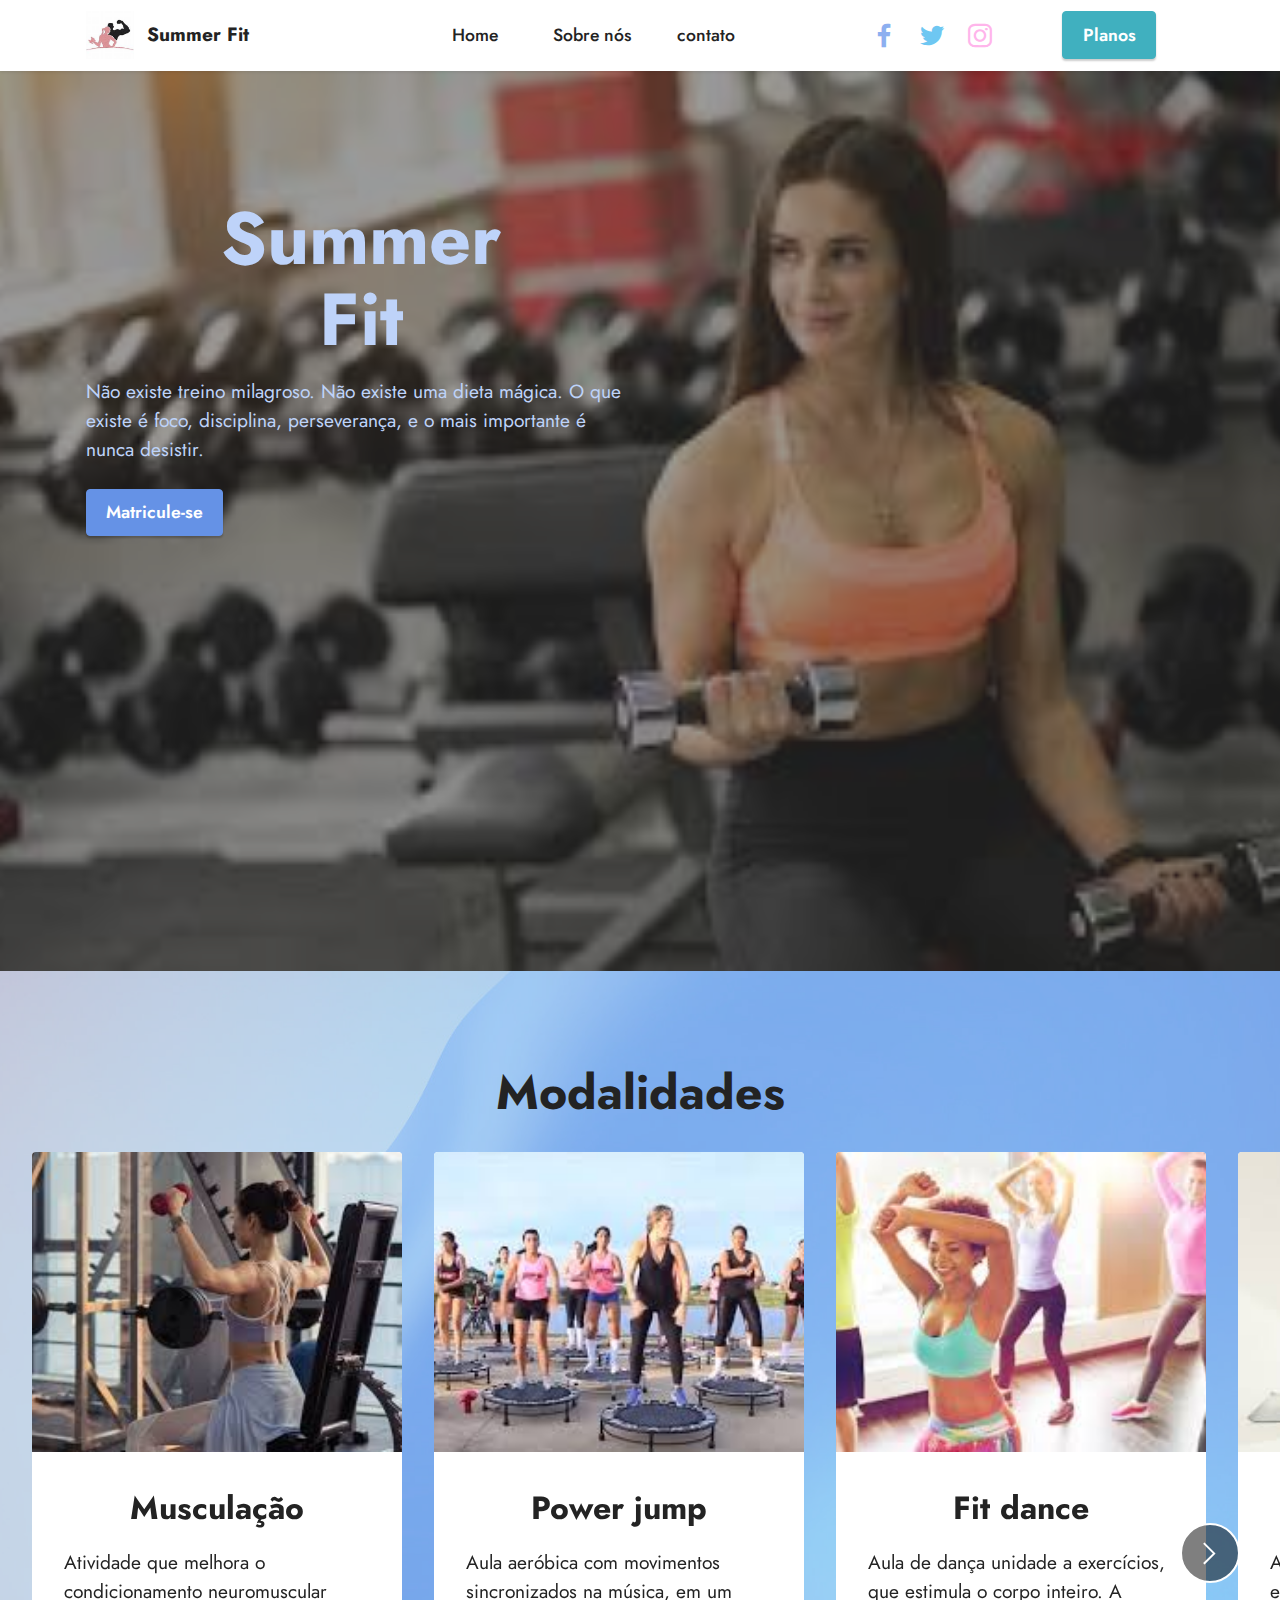
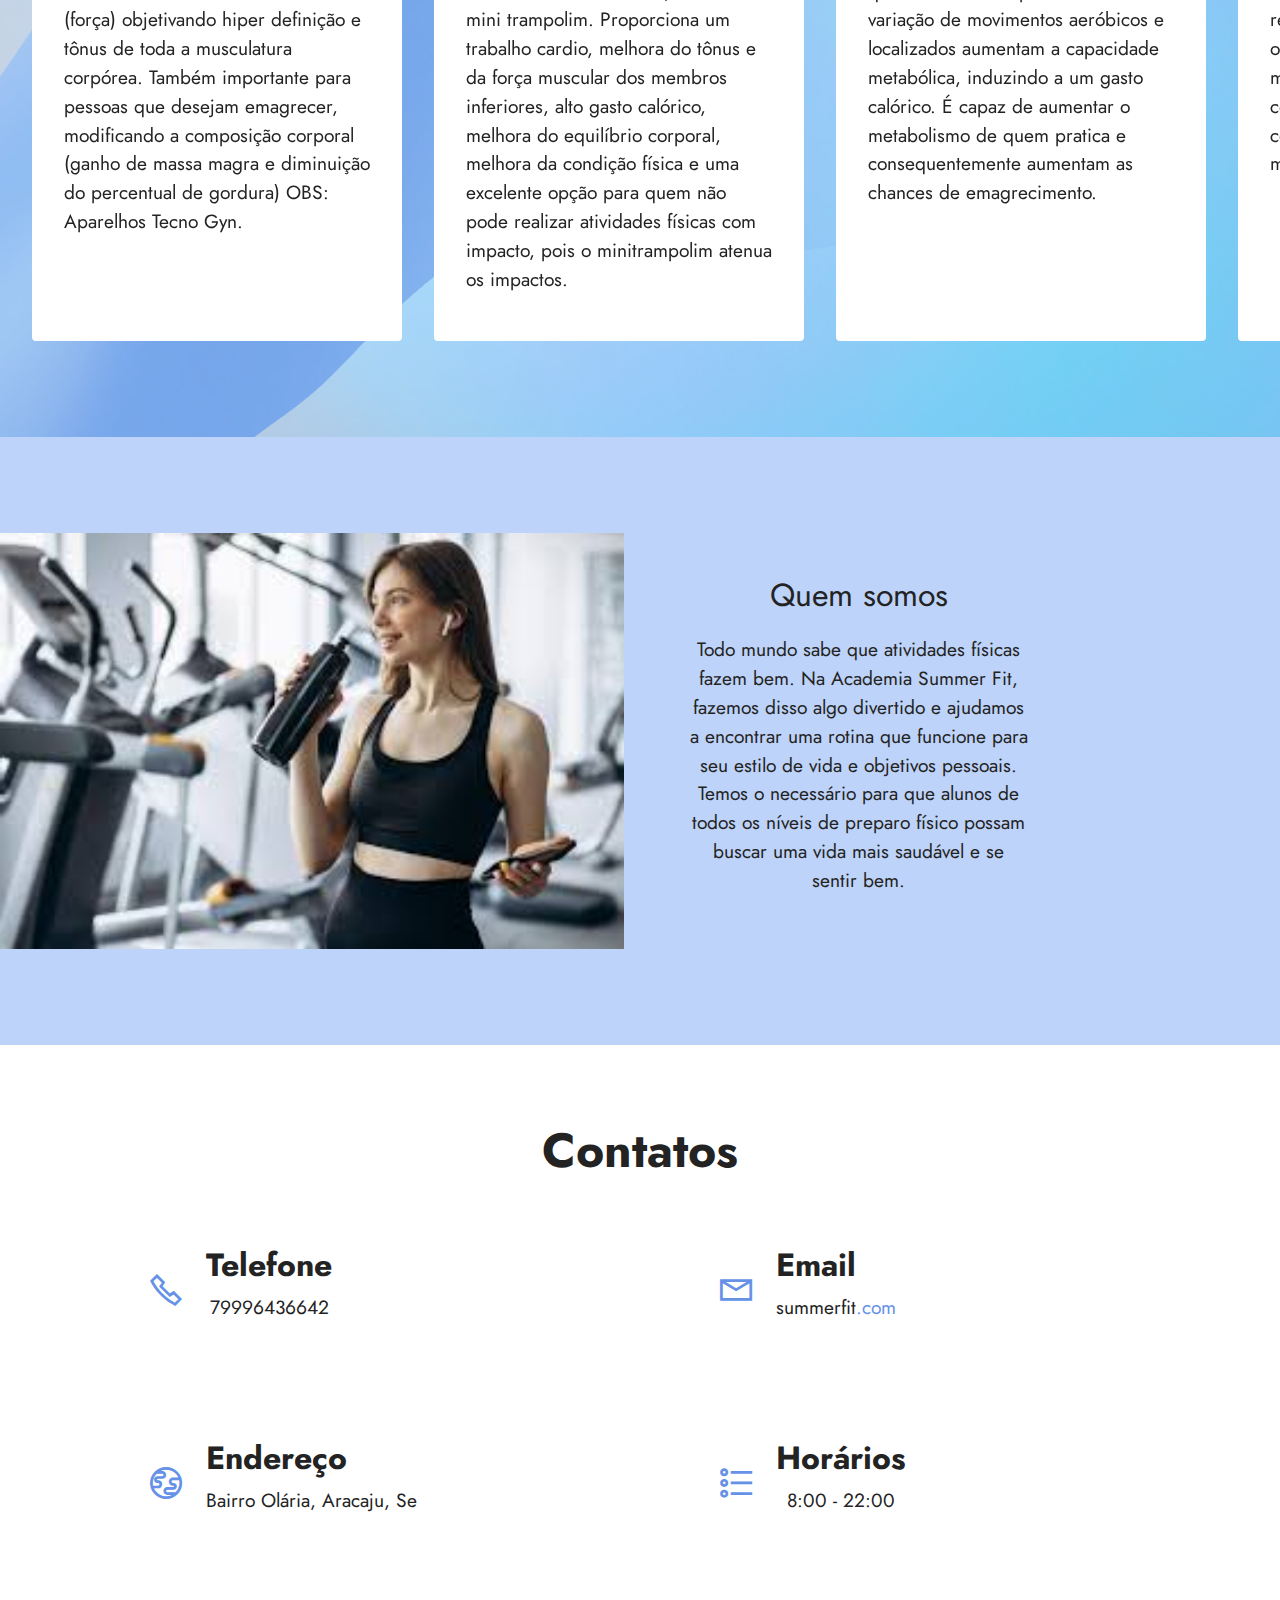
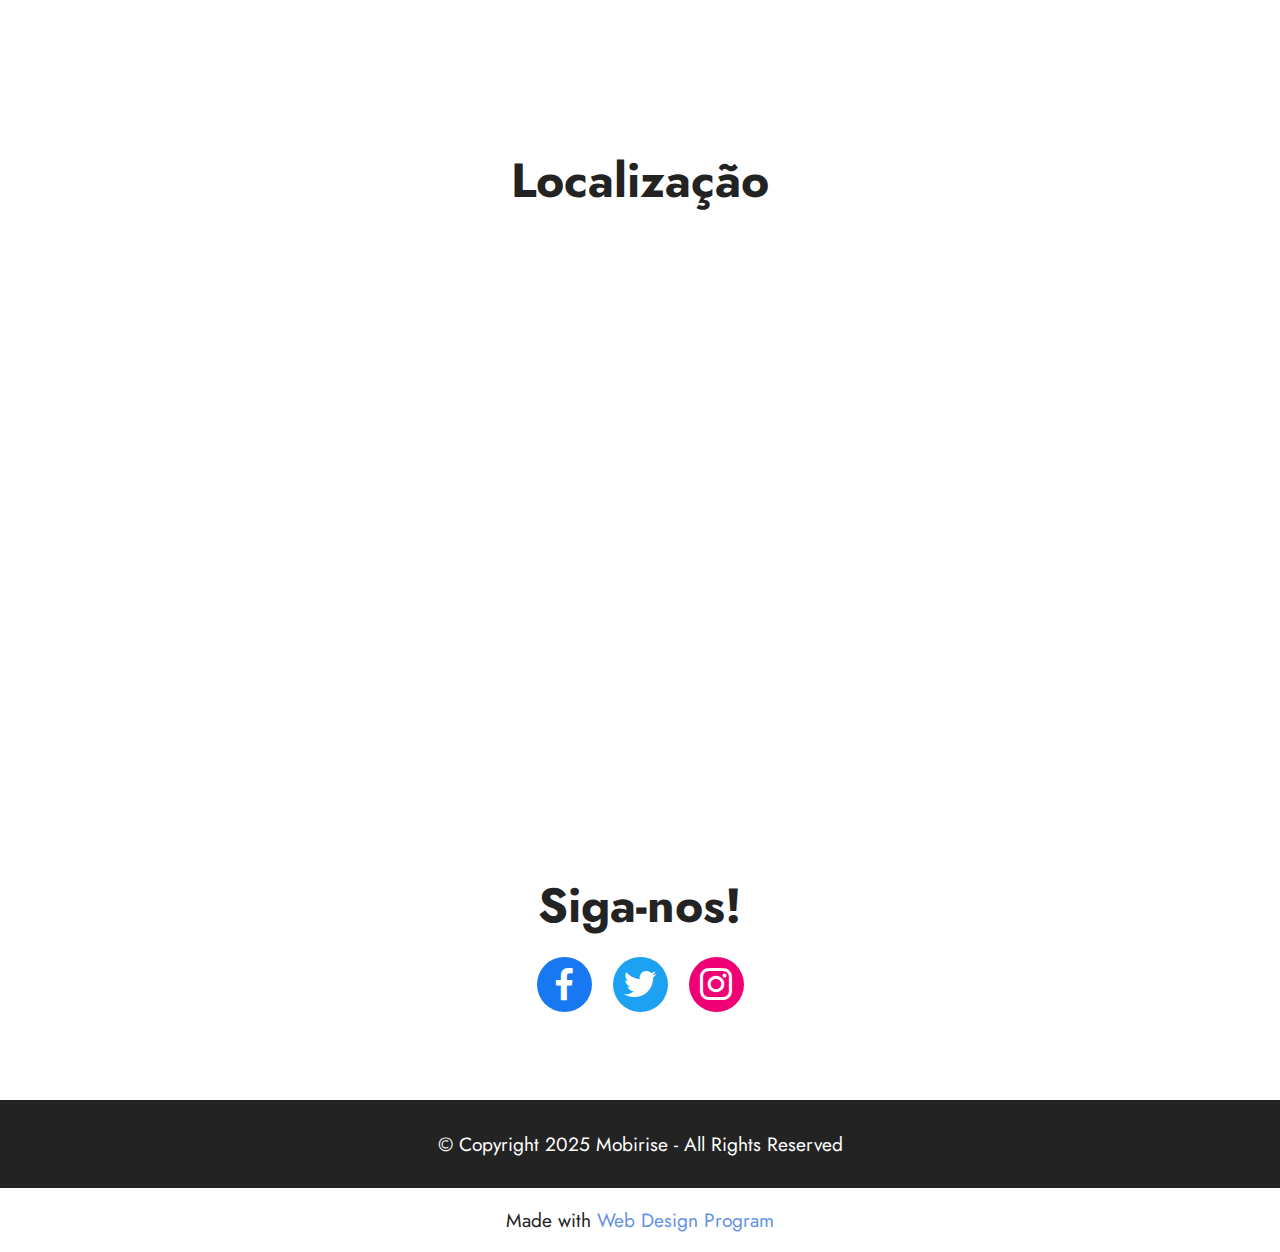
<file: index.html>
<!DOCTYPE html>
<html  >
<head>
  <!-- Site made with Mobirise Website Builder v5.8.14, https://mobirise.com -->
  <meta charset="UTF-8">
  <meta http-equiv="X-UA-Compatible" content="IE=edge">
  <meta name="generator" content="Mobirise v5.8.14, mobirise.com">
  <meta name="viewport" content="width=device-width, initial-scale=1, minimum-scale=1">
  <link rel="shortcut icon" href="assets/images/fitness.jpg" type="image/x-icon">
  <meta name="description" content="">
  
  
  <title>Home</title>
  <link rel="stylesheet" href="assets/web/assets/mobirise-icons2/mobirise2.css">
  <link rel="stylesheet" href="assets/bootstrap/css/bootstrap.min.css">
  <link rel="stylesheet" href="assets/bootstrap/css/bootstrap-grid.min.css">
  <link rel="stylesheet" href="assets/bootstrap/css/bootstrap-reboot.min.css">
  <link rel="stylesheet" href="assets/dropdown/css/style.css">
  <link rel="stylesheet" href="assets/socicon/css/styles.css">
  <link rel="stylesheet" href="assets/theme/css/style.css">
  <link rel="preload" href="https://fonts.googleapis.com/css2?family=Jost:ital,wght@0,400;0,700;1,400;1,700&display=swap&display=swap" as="style" onload="this.onload=null;this.rel='stylesheet'">
  <noscript><link rel="stylesheet" href="https://fonts.googleapis.com/css2?family=Jost:ital,wght@0,400;0,700;1,400;1,700&display=swap&display=swap"></noscript>
  <link rel="preload" as="style" href="assets/mobirise/css/mbr-additional.css"><link rel="stylesheet" href="assets/mobirise/css/mbr-additional.css" type="text/css">

  
  
  
</head>
<body>
  
  <section data-bs-version="5.1" class="menu menu2 cid-tMsOLnjhpJ" once="menu" id="menu2-1">
    
    <nav class="navbar navbar-dropdown navbar-expand-lg">
        <div class="container">
            <div class="navbar-brand">
                <span class="navbar-logo">
                    <a href="https://mobiri.se">
                        <img src="assets/images/fitness.jpg" alt="Mobirise Website Builder" style="height: 3rem;">
                    </a>
                </span>
                <span class="navbar-caption-wrap"><a class="navbar-caption text-black text-primary display-7" href="index.html">Summer Fit</a></span>
            </div>
            <button class="navbar-toggler" type="button" data-toggle="collapse" data-bs-toggle="collapse" data-target="#navbarSupportedContent" data-bs-target="#navbarSupportedContent" aria-controls="navbarNavAltMarkup" aria-expanded="false" aria-label="Toggle navigation">
                <div class="hamburger">
                    <span></span>
                    <span></span>
                    <span></span>
                    <span></span>
                </div>
            </button>
            <div class="collapse navbar-collapse" id="navbarSupportedContent">
                <ul class="navbar-nav nav-dropdown" data-app-modern-menu="true"><li class="nav-item"><a class="nav-link link text-black text-primary show display-4" href="index.html" aria-expanded="false">Home&nbsp;&nbsp;</a></li>
                    <li class="nav-item"><a class="nav-link link text-black text-primary display-4" href="index.html#image1-5">
                            Sobre nós</a></li>
                    <li class="nav-item"><a class="nav-link link text-black text-primary display-4" href="index.html#contacts2-6">contato&nbsp; &nbsp; &nbsp; &nbsp; &nbsp; &nbsp; &nbsp; &nbsp; &nbsp;&nbsp;</a>
                    </li></ul>
                <div class="icons-menu">
                    <a class="iconfont-wrapper" href="index.html#share3-n" target="_blank">
                        <span class="p-2 mbr-iconfont socicon-facebook socicon" style="color: rgb(140, 175, 240); fill: rgb(140, 175, 240);"></span>
                    </a>
                    <a class="iconfont-wrapper" href="index.html#share3-n" target="_blank">
                        <span class="p-2 mbr-iconfont socicon-twitter socicon" style="color: rgb(110, 199, 242); fill: rgb(110, 199, 242);"></span>
                    </a>
                    <a class="iconfont-wrapper" href="index.html#share3-n" target="_blank">
                        <span class="p-2 mbr-iconfont socicon-instagram socicon" style="color: rgb(255, 181, 235); fill: rgb(255, 181, 235);"></span>
                    </a>
                    
                </div>
                <div class="navbar-buttons mbr-section-btn"><a class="btn btn-success display-4" href="planos.html">Planos</a></div>
            </div>
        </div>
    </nav>
</section>

<section data-bs-version="5.1" class="header4 cid-tMt6UEURdA mbr-fullscreen" id="header4-9">

    
    <div class="mbr-overlay"></div>
    <div class="container">
        <div class="row">
            <div class="content-wrap">
                <h1 class="mbr-section-title mbr-fonts-style mbr-white mb-3 display-1"><strong>Summer</strong><br><strong>Fit</strong></h1>
                
                <p class="mbr-fonts-style mbr-text mbr-white mb-3 display-7">Não existe treino milagroso. Não existe uma dieta mágica. O que existe é foco, disciplina, perseverança, e o mais importante é nunca desistir.</p>

                <div class="mbr-section-btn"><a class="btn btn-primary display-4" href="matricule-se.html">Matricule-se</a></div>
            </div>
        </div>
    </div>
</section>

<section data-bs-version="5.1" class="slider5 mbr-embla cid-tMsPn4ErCl" id="slider5-2">
    
    <div class="mbr-overlay"></div>
    <div class="position-relative">
        <div class="mbr-section-head">
            <h4 class="mbr-section-title mbr-fonts-style align-center mb-0 display-2">
                <strong>Modalidades</strong></h4>
            
        </div>
        <div class="embla mt-4" data-skip-snaps="true" data-align="center" data-contain-scroll="trimSnaps" data-auto-play="true" data-auto-play-interval="5" data-draggable="true">
            <div class="embla__viewport container-fluid">
                <div class="embla__container">
                    <div class="embla__slide slider-image item active" style="margin-left: 1rem; margin-right: 1rem;">
                        <div class="slide-content">
                            <div class="item-img">
                                <div class="item-wrapper">
                                    <img src="assets/images/images-49.jpg" alt="Mobirise Website Builder" title="" data-slide-to="1" data-bs-slide-to="1">
                                </div>
                            </div>
                            <div class="item-content">
                                <h5 class="item-title mbr-fonts-style display-5"><strong>Musculação</strong></h5>
                                
                                <p class="mbr-text mbr-fonts-style mt-3 display-7">Atividade que melhora o condicionamento neuromuscular (força) objetivando hiper definição e tônus de toda a musculatura corpórea. Também importante para pessoas que desejam emagrecer, modificando a composição corporal (ganho de massa magra e diminuição do percentual de gordura) OBS: Aparelhos Tecno Gyn.</p>
                            </div>
                            
                        </div>
                    </div>
                    <div class="embla__slide slider-image item" style="margin-left: 1rem; margin-right: 1rem;">
                        <div class="slide-content">
                            <div class="item-img">
                                <div class="item-wrapper">
                                    <img src="assets/images/images-50.jpg" alt="Mobirise Website Builder" title="" data-slide-to="2" data-bs-slide-to="2">
                                </div>
                            </div>
                            <div class="item-content">
                                <h5 class="item-title mbr-fonts-style display-5"><strong>Power jump</strong></h5>
                                
                                <p class="mbr-text mbr-fonts-style mt-3 display-7">Aula aeróbica com movimentos sincronizados na música, em um mini trampolim. Proporciona um trabalho cardio, melhora do tônus e da força muscular dos membros inferiores, alto gasto calórico, melhora do equilíbrio corporal, melhora da condição física e uma excelente opção para quem não pode realizar atividades físicas com impacto, pois o minitrampolim atenua os impactos.</p>
                            </div>
                            
                        </div>
                    </div>
                    <div class="embla__slide slider-image item" style="margin-left: 1rem; margin-right: 1rem;">
                        <div class="slide-content">
                            <div class="item-img">
                                <div class="item-wrapper">
                                    <img src="assets/images/images-51.jpg" alt="Mobirise Website Builder" title="" data-slide-to="3" data-bs-slide-to="3">
                                </div>
                            </div>
                            <div class="item-content">
                                <h5 class="item-title mbr-fonts-style display-5"><strong>Fit dance</strong></h5>
                                
                                <p class="mbr-text mbr-fonts-style mt-3 display-7">Aula de dança unidade a exercícios, que estimula o corpo inteiro. A variação de movimentos aeróbicos e localizados aumentam a capacidade metabólica, induzindo a um gasto calórico. É capaz de aumentar o metabolismo de quem pratica e consequentemente aumentam as chances de emagrecimento.<br></p>
                            </div>
                            
                        </div>
                    </div><div class="embla__slide slider-image item" style="margin-left: 1rem; margin-right: 1rem;">
                        <div class="slide-content">
                            <div class="item-img">
                                <div class="item-wrapper">
                                    <img src="assets/images/images-52.jpg" alt="Mobirise Website Builder" title="" data-slide-to="4" data-bs-slide-to="4">
                                </div>
                            </div>
                            <div class="item-content">
                                <h5 class="item-title mbr-fonts-style display-5"><strong>Yoga</strong></h5>
                                
                                <p class="mbr-text mbr-fonts-style mt-3 display-7">Aula de origem milenar baseada em exercícios de alongamento, respiração, força e equilíbrio que objetiva o equilíbrio entre corpo e a mente, promovendo uma melhoria no condicionamento físico , concentração, prevenindo lesões e melhorando a resistência muscular.<br></p>
                            </div>
                            
                        </div>
                    </div>
                    
                </div>
            </div>
            <button class="embla__button embla__button--prev">
                <span class="mobi-mbri mobi-mbri-arrow-prev mbr-iconfont" aria-hidden="true"></span>
                <span class="sr-only visually-hidden visually-hidden">Previous</span>
            </button>
            <button class="embla__button embla__button--next">
                <span class="mobi-mbri mobi-mbri-arrow-next mbr-iconfont" aria-hidden="true"></span>
                <span class="sr-only visually-hidden visually-hidden">Next</span>
            </button>
        </div>
    </div>
</section>

<section data-bs-version="5.1" class="image1 cid-tMsRcGUiu4" id="image1-5">
    

    
    

    <div>
        <div class="row align-items-center">
            <div class="col-12 col-lg-6">
                <div class="image-wrapper">
                    <img src="assets/images/images-58.jpg" alt="Mobirise Website Builder">
                    
                </div>
            </div>
            <div class="col-12 col-lg-4">
                <div class="text-wrapper">
                    <h3 class="mbr-section-title mbr-fonts-style mb-3 display-5">Quem somos</h3>
                    <p class="mbr-text mbr-fonts-style display-7">
                        Todo mundo sabe que atividades físicas fazem bem. Na Academia Summer Fit, fazemos disso algo divertido e ajudamos a encontrar uma rotina que funcione para seu estilo de vida e objetivos pessoais. Temos o necessário para que alunos de todos os níveis de preparo físico possam buscar uma vida mais saudável e se sentir bem.</p>
                </div>
            </div>
        </div>
    </div>
</section>

<section data-bs-version="5.1" class="contacts2 cid-tMsVkeNPvN" id="contacts2-6">
    <!---->
    

    
    
    <div class="container">
        <div class="mbr-section-head">
            <h3 class="mbr-section-title mbr-fonts-style align-center mb-0 display-2">
                <strong>Contatos</strong>
            </h3>
            
        </div>
        <div class="row justify-content-center mt-4">
            <div class="card col-12 col-md-6">
                <div class="card-wrapper">
                    <div class="image-wrapper">
                        <span class="mbr-iconfont mobi-mbri-phone mobi-mbri"></span>
                    </div>
                    <div class="text-wrapper">
                        <h6 class="card-title mbr-fonts-style mb-1 display-5"><strong>Telefone</strong>
                        </h6>
                        <p class="mbr-text mbr-fonts-style display-7">79996436642</p>
                    </div>
                </div>
            </div>
            <div class="card col-12 col-md-6">
                <div class="card-wrapper">
                    <div class="image-wrapper">
                        <span class="mbr-iconfont mobi-mbri-letter mobi-mbri"></span>
                    </div>
                    <div class="text-wrapper">
                        <h6 class="card-title mbr-fonts-style mb-1 display-5">
                            <strong>Email</strong>
                        </h6>
                        <p class="mbr-text mbr-fonts-style display-7">summerfit<a href="mailto:info@site.com" class="text-primary">.com</a>
                        </p>
                    </div>
                </div>
            </div>
            <div class="card col-12 col-md-6">
                <div class="card-wrapper">
                    <div class="image-wrapper">
                        <span class="mbr-iconfont mobi-mbri-globe mobi-mbri"></span>
                    </div>
                    <div class="text-wrapper">
                        <h6 class="card-title mbr-fonts-style mb-1 display-5">
                            <strong>Endereço</strong></h6>
                        <p class="mbr-text mbr-fonts-style display-7">
                            Bairro Olária, Aracaju, Se</p>
                    </div>
                </div>
            </div>
            <div class="card col-12 col-md-6">
                <div class="card-wrapper">
                    <div class="image-wrapper">
                        <span class="mbr-iconfont mobi-mbri-bulleted-list mobi-mbri"></span>
                    </div>
                    <div class="text-wrapper">
                        <h6 class="card-title mbr-fonts-style mb-1 display-5">
                            <strong>Horários</strong></h6>
                        <p class="mbr-text mbr-fonts-style display-7">8:00 - 22:00
                        </p>
                    </div>
                </div>
            </div>
        </div>
    </div>
</section>

<section data-bs-version="5.1" class="map1 cid-tMuS61HVAT" id="map1-k">
    
    
    
    <div class="container">
        <div class="mbr-section-head mb-4">
            <h3 class="mbr-section-title mbr-fonts-style align-center mb-0 display-2">
                <strong>Localização</strong></h3>
            
        </div>
        <div class="google-map"><iframe frameborder="0" style="border:0" src="https://www.google.com/maps/embed/v1/place?key=AIzaSyCt1265A4qvZy9HKUeA8J15AOC4SrCyZe4&amp;q=Bairro olaria, Aracaju, Se 306" allowfullscreen=""></iframe></div>
    </div>
</section>

<section data-bs-version="5.1" class="share3 cid-tMuUjtPfy2" id="share3-n">
    
     
    
    
    

    <div class="container">
        <div class="media-container-row">
            <div class="col-12">
                <h3 class="mbr-section-title align-center mb-3 mbr-fonts-style display-2">
                    <strong>Siga-nos!</strong>
                </h3>
                <div class="social-list align-center">
                   
                    <a class="iconfont-wrapper bg-facebook m-2 " target="_blank" href="https://mobiri.se">
                            <span class="socicon-facebook socicon"></span>
                        </a>
                        <a class="iconfont-wrapper bg-twitter m-2" href="https://mobiri.se" target="_blank">
                            <span class="socicon-twitter socicon"></span>
                        </a>
                        <a class="iconfont-wrapper bg-instagram m-2" href="https://mobiri.se" target="_blank">
                            <span class="socicon-instagram socicon"></span>
                        </a>
                        
                        
                        
                        
                        
                        
                        
                        
                </div>
            </div>
        </div>
    </div>
</section>

<section data-bs-version="5.1" class="footer7 cid-tMuUdrEEeB" once="footers" id="footer7-m">

    

    

    <div class="container">
        <div class="media-container-row align-center mbr-white">
            <div class="col-12">
                <p class="mbr-text mb-0 mbr-fonts-style display-7">
                    © Copyright 2025 Mobirise - All Rights Reserved
                </p>
            </div>
        </div>
    </div>
</section><section class="display-7" style="padding: 0;align-items: center;justify-content: center;flex-wrap: wrap;    align-content: center;display: flex;position: relative;height: 4rem;"><a href="https://mobiri.se/3036414" style="flex: 1 1;height: 4rem;position: absolute;width: 100%;z-index: 1;"><img alt="" style="height: 4rem;" src="[data-uri]"></a><p style="margin: 0;text-align: center;" class="display-7">Made with &#8204;</p><a style="z-index:1" href="https://mobirise.com/builder/web-design-program.html">Web Design Program</a></section><script src="assets/bootstrap/js/bootstrap.bundle.min.js"></script>  <script src="assets/smoothscroll/smooth-scroll.js"></script>  <script src="assets/ytplayer/index.js"></script>  <script src="assets/dropdown/js/navbar-dropdown.js"></script>  <script src="assets/embla/embla.min.js"></script>  <script src="assets/embla/script.js"></script>  <script src="assets/theme/js/script.js"></script>  
  
  
</body>
</html>
</file>
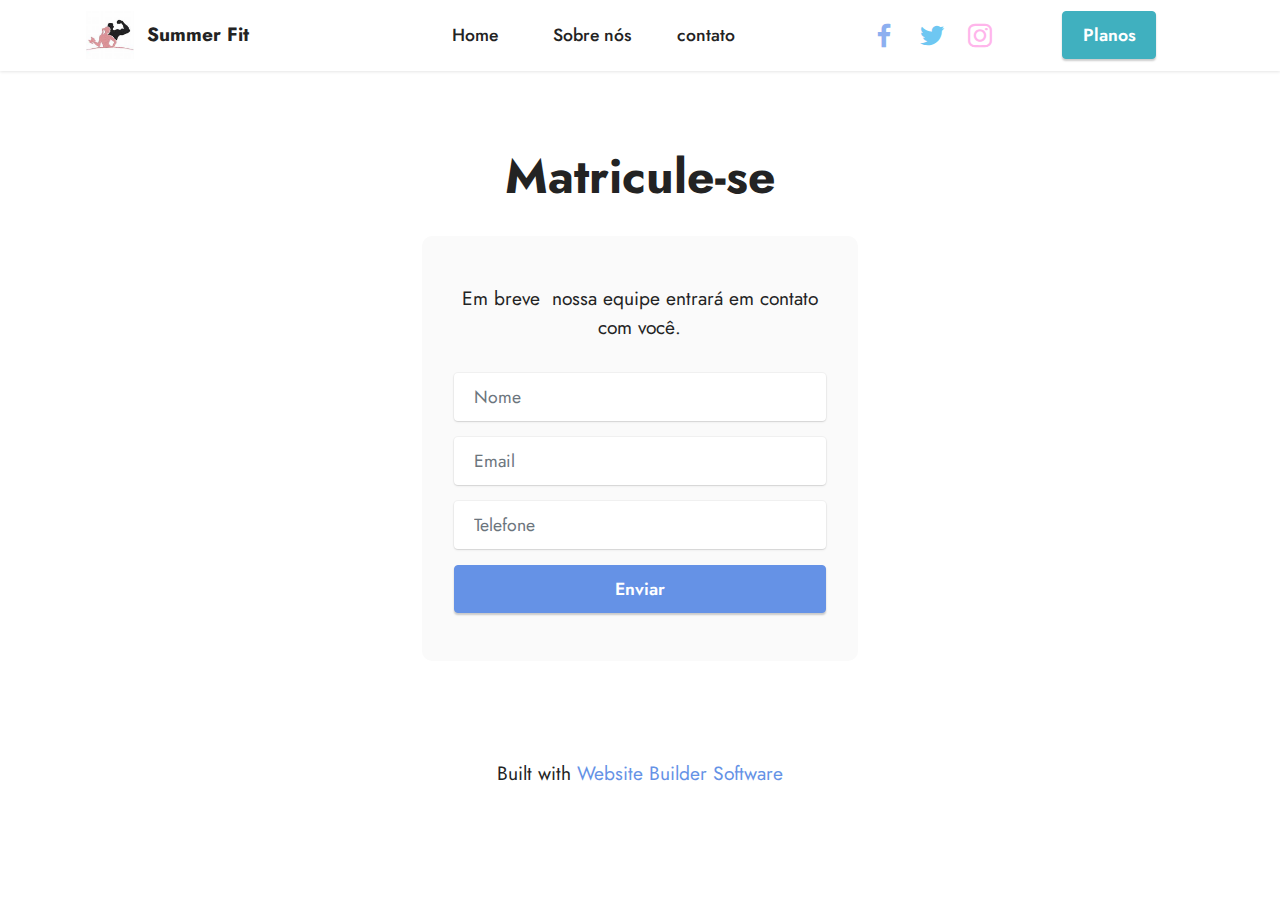
<file: matricule-se.html>
<!DOCTYPE html>
<html  >
<head>
  <!-- Site made with Mobirise Website Builder v5.8.14, https://mobirise.com -->
  <meta charset="UTF-8">
  <meta http-equiv="X-UA-Compatible" content="IE=edge">
  <meta name="generator" content="Mobirise v5.8.14, mobirise.com">
  <meta name="viewport" content="width=device-width, initial-scale=1, minimum-scale=1">
  <link rel="shortcut icon" href="assets/images/fitness.jpg" type="image/x-icon">
  <meta name="description" content="">
  
  
  <title>matricule-se</title>
  <link rel="stylesheet" href="assets/bootstrap/css/bootstrap.min.css">
  <link rel="stylesheet" href="assets/bootstrap/css/bootstrap-grid.min.css">
  <link rel="stylesheet" href="assets/bootstrap/css/bootstrap-reboot.min.css">
  <link rel="stylesheet" href="assets/dropdown/css/style.css">
  <link rel="stylesheet" href="assets/socicon/css/styles.css">
  <link rel="stylesheet" href="assets/theme/css/style.css">
  <link rel="preload" href="https://fonts.googleapis.com/css2?family=Jost:ital,wght@0,400;0,700;1,400;1,700&display=swap&display=swap" as="style" onload="this.onload=null;this.rel='stylesheet'">
  <noscript><link rel="stylesheet" href="https://fonts.googleapis.com/css2?family=Jost:ital,wght@0,400;0,700;1,400;1,700&display=swap&display=swap"></noscript>
  <link rel="preload" as="style" href="assets/mobirise/css/mbr-additional.css"><link rel="stylesheet" href="assets/mobirise/css/mbr-additional.css" type="text/css">

  
  
  
</head>
<body>
  
  <section data-bs-version="5.1" class="menu menu2 cid-tMsOLnjhpJ" once="menu" id="menu2-c">
    
    <nav class="navbar navbar-dropdown navbar-expand-lg">
        <div class="container">
            <div class="navbar-brand">
                <span class="navbar-logo">
                    <a href="https://mobiri.se">
                        <img src="assets/images/fitness.jpg" alt="Mobirise Website Builder" style="height: 3rem;">
                    </a>
                </span>
                <span class="navbar-caption-wrap"><a class="navbar-caption text-black text-primary display-7" href="index.html">Summer Fit</a></span>
            </div>
            <button class="navbar-toggler" type="button" data-toggle="collapse" data-bs-toggle="collapse" data-target="#navbarSupportedContent" data-bs-target="#navbarSupportedContent" aria-controls="navbarNavAltMarkup" aria-expanded="false" aria-label="Toggle navigation">
                <div class="hamburger">
                    <span></span>
                    <span></span>
                    <span></span>
                    <span></span>
                </div>
            </button>
            <div class="collapse navbar-collapse" id="navbarSupportedContent">
                <ul class="navbar-nav nav-dropdown" data-app-modern-menu="true"><li class="nav-item"><a class="nav-link link text-black text-primary show display-4" href="index.html" aria-expanded="false">Home&nbsp;&nbsp;</a></li>
                    <li class="nav-item"><a class="nav-link link text-black text-primary display-4" href="index.html#image1-5">
                            Sobre nós</a></li>
                    <li class="nav-item"><a class="nav-link link text-black text-primary display-4" href="index.html#contacts2-6">contato&nbsp; &nbsp; &nbsp; &nbsp; &nbsp; &nbsp; &nbsp; &nbsp; &nbsp;&nbsp;</a>
                    </li></ul>
                <div class="icons-menu">
                    <a class="iconfont-wrapper" href="index.html#share3-n" target="_blank">
                        <span class="p-2 mbr-iconfont socicon-facebook socicon" style="color: rgb(140, 175, 240); fill: rgb(140, 175, 240);"></span>
                    </a>
                    <a class="iconfont-wrapper" href="index.html#share3-n" target="_blank">
                        <span class="p-2 mbr-iconfont socicon-twitter socicon" style="color: rgb(110, 199, 242); fill: rgb(110, 199, 242);"></span>
                    </a>
                    <a class="iconfont-wrapper" href="index.html#share3-n" target="_blank">
                        <span class="p-2 mbr-iconfont socicon-instagram socicon" style="color: rgb(255, 181, 235); fill: rgb(255, 181, 235);"></span>
                    </a>
                    
                </div>
                <div class="navbar-buttons mbr-section-btn"><a class="btn btn-success display-4" href="planos.html">Planos</a></div>
            </div>
        </div>
    </nav>
</section>

<section data-bs-version="5.1" class="form7 cid-tMuxJfpCnn" id="form7-e">
    
    
    <div class="container">
        <div class="mbr-section-head">
            <h3 class="mbr-section-title mbr-fonts-style align-center mb-0 display-2"><strong>Matricule-se</strong></h3>
            
        </div>
        <div class="row justify-content-center mt-4">
            <div class="col-lg-8 mx-auto mbr-form" data-form-type="formoid">
                <form action="https://mobirise.eu/" method="POST" class="mbr-form form-with-styler mx-auto" data-form-title="Form Name"><input type="hidden" name="email" data-form-email="true" value="G61wsKMXwPRBVP+Ve1ykbxIkHbzYI1CQ4OKLRa7urv6e4jGV8tqp0u1Rh00O2F9ds4FP4t+34YEhWrKHd5hxYTSS9D9VqU2OkAHDtAdXeXrJHyXFNWkot9m4+7XLc1Qr">
                    <p class="mbr-text mbr-fonts-style align-center mb-4 display-7">
                        Em breve&nbsp; nossa equipe entrará em contato com você.
                    </p>
                    <div class="row">
                        <div hidden="hidden" data-form-alert="" class="alert alert-success col-12">Thanks for filling out the form!</div>
                        <div hidden="hidden" data-form-alert-danger="" class="alert alert-danger col-12">
                            Oops...! some problem!
                        </div>
                    </div>
                    <div class="dragArea row">
                        <div class="col-lg-12 col-md-12 col-sm-12 form-group mb-3" data-for="name">
                            <input type="text" name="name" placeholder="Nome" data-form-field="name" class="form-control" value="" id="name-form7-e">
                        </div>
                        <div class="col-lg-12 col-md-12 col-sm-12 form-group mb-3" data-for="email">
                            <input type="email" name="email" placeholder="Email" data-form-field="email" class="form-control" value="" id="email-form7-e">
                        </div>
                        <div data-for="phone" class="col-lg-12 col-md-12 col-sm-12 form-group mb-3">
                            <input type="tel" name="phone" placeholder="Telefone" data-form-field="phone" class="form-control" value="" id="phone-form7-e">
                        </div>
                        <div class="col-auto mbr-section-btn align-center"><button type="submit" class="btn btn-primary display-4">Enviar</button></div>
                    </div>
                </form>
            </div>
        </div>
    </div>
</section><section class="display-7" style="padding: 0;align-items: center;justify-content: center;flex-wrap: wrap;    align-content: center;display: flex;position: relative;height: 4rem;"><a href="https://mobiri.se/3036414" style="flex: 1 1;height: 4rem;position: absolute;width: 100%;z-index: 1;"><img alt="" style="height: 4rem;" src="[data-uri]"></a><p style="margin: 0;text-align: center;" class="display-7">Built with &#8204;</p><a style="z-index:1" href="https://mobirise.com"> Website Builder Software</a></section><script src="assets/bootstrap/js/bootstrap.bundle.min.js"></script>  <script src="assets/smoothscroll/smooth-scroll.js"></script>  <script src="assets/ytplayer/index.js"></script>  <script src="assets/dropdown/js/navbar-dropdown.js"></script>  <script src="assets/theme/js/script.js"></script>  <script src="assets/formoid/formoid.min.js"></script>  
  
  
</body>
</html>
</file>
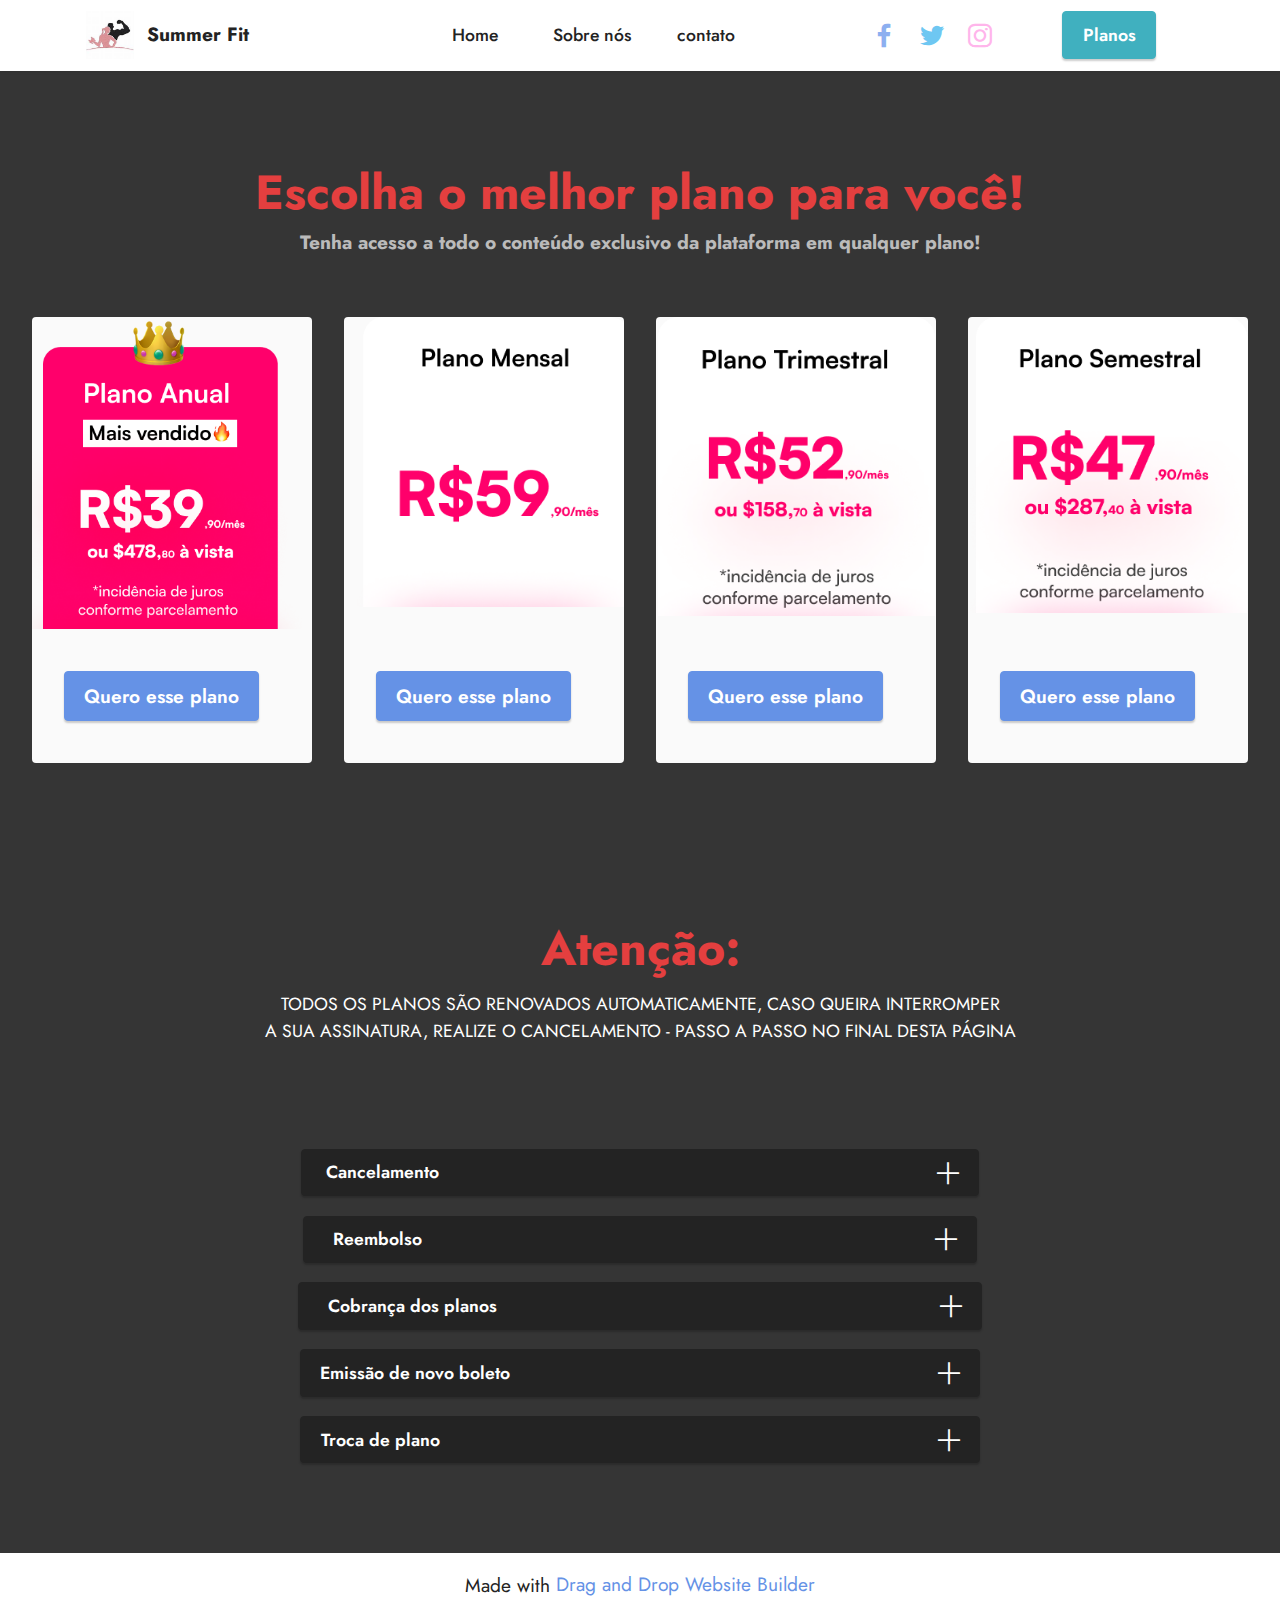
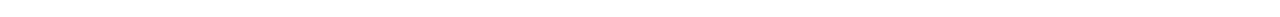
<file: planos.html>
<!DOCTYPE html>
<html  >
<head>
  <!-- Site made with Mobirise Website Builder v5.8.14, https://mobirise.com -->
  <meta charset="UTF-8">
  <meta http-equiv="X-UA-Compatible" content="IE=edge">
  <meta name="generator" content="Mobirise v5.8.14, mobirise.com">
  <meta name="viewport" content="width=device-width, initial-scale=1, minimum-scale=1">
  <link rel="shortcut icon" href="assets/images/fitness.jpg" type="image/x-icon">
  <meta name="description" content="">
  
  
  <title>Planos</title>
  <link rel="stylesheet" href="assets/web/assets/mobirise-icons2/mobirise2.css">
  <link rel="stylesheet" href="assets/bootstrap/css/bootstrap.min.css">
  <link rel="stylesheet" href="assets/bootstrap/css/bootstrap-grid.min.css">
  <link rel="stylesheet" href="assets/bootstrap/css/bootstrap-reboot.min.css">
  <link rel="stylesheet" href="assets/dropdown/css/style.css">
  <link rel="stylesheet" href="assets/socicon/css/styles.css">
  <link rel="stylesheet" href="assets/theme/css/style.css">
  <link rel="preload" href="https://fonts.googleapis.com/css2?family=Jost:ital,wght@0,400;0,700;1,400;1,700&display=swap&display=swap" as="style" onload="this.onload=null;this.rel='stylesheet'">
  <noscript><link rel="stylesheet" href="https://fonts.googleapis.com/css2?family=Jost:ital,wght@0,400;0,700;1,400;1,700&display=swap&display=swap"></noscript>
  <link rel="preload" as="style" href="assets/mobirise/css/mbr-additional.css"><link rel="stylesheet" href="assets/mobirise/css/mbr-additional.css" type="text/css">

  
  
  
</head>
<body>
  
  <section data-bs-version="5.1" class="menu menu2 cid-tMsOLnjhpJ" once="menu" id="menu2-o">
    
    <nav class="navbar navbar-dropdown navbar-expand-lg">
        <div class="container">
            <div class="navbar-brand">
                <span class="navbar-logo">
                    <a href="https://mobiri.se">
                        <img src="assets/images/fitness.jpg" alt="Mobirise Website Builder" style="height: 3rem;">
                    </a>
                </span>
                <span class="navbar-caption-wrap"><a class="navbar-caption text-black text-primary display-7" href="index.html">Summer Fit</a></span>
            </div>
            <button class="navbar-toggler" type="button" data-toggle="collapse" data-bs-toggle="collapse" data-target="#navbarSupportedContent" data-bs-target="#navbarSupportedContent" aria-controls="navbarNavAltMarkup" aria-expanded="false" aria-label="Toggle navigation">
                <div class="hamburger">
                    <span></span>
                    <span></span>
                    <span></span>
                    <span></span>
                </div>
            </button>
            <div class="collapse navbar-collapse" id="navbarSupportedContent">
                <ul class="navbar-nav nav-dropdown" data-app-modern-menu="true"><li class="nav-item"><a class="nav-link link text-black text-primary show display-4" href="index.html" aria-expanded="false">Home&nbsp;&nbsp;</a></li>
                    <li class="nav-item"><a class="nav-link link text-black text-primary display-4" href="index.html#image1-5">
                            Sobre nós</a></li>
                    <li class="nav-item"><a class="nav-link link text-black text-primary display-4" href="index.html#contacts2-6">contato&nbsp; &nbsp; &nbsp; &nbsp; &nbsp; &nbsp; &nbsp; &nbsp; &nbsp;&nbsp;</a>
                    </li></ul>
                <div class="icons-menu">
                    <a class="iconfont-wrapper" href="index.html#share3-n" target="_blank">
                        <span class="p-2 mbr-iconfont socicon-facebook socicon" style="color: rgb(140, 175, 240); fill: rgb(140, 175, 240);"></span>
                    </a>
                    <a class="iconfont-wrapper" href="index.html#share3-n" target="_blank">
                        <span class="p-2 mbr-iconfont socicon-twitter socicon" style="color: rgb(110, 199, 242); fill: rgb(110, 199, 242);"></span>
                    </a>
                    <a class="iconfont-wrapper" href="index.html#share3-n" target="_blank">
                        <span class="p-2 mbr-iconfont socicon-instagram socicon" style="color: rgb(255, 181, 235); fill: rgb(255, 181, 235);"></span>
                    </a>
                    
                </div>
                <div class="navbar-buttons mbr-section-btn"><a class="btn btn-success display-4" href="planos.html">Planos</a></div>
            </div>
        </div>
    </nav>
</section>

<section data-bs-version="5.1" class="gallery3 cid-tMyidILqiZ" id="gallery3-s">
    
    
    <div class="container-fluid">
        <div class="mbr-section-head">
            <h4 class="mbr-section-title mbr-fonts-style align-center mb-0 display-2">
                <strong>Escolha o melhor plano para você!</strong></h4>
            <h5 class="mbr-section-subtitle mbr-fonts-style align-center mb-0 mt-2 display-7"><strong>Tenha acesso a todo o conteúdo exclusivo da plataforma em qualquer plano!</strong><br><br></h5>
        </div>
        <div class="row mt-4">
            <div class="item features-image сol-12 col-md-6 col-lg-3">
                <div class="item-wrapper">
                    <div class="item-img">
                        <img src="assets/images/planos-6.png" alt="Mobirise Website Builder">
                    </div>
                    <div class="item-content">
                        
                        
                        
                    </div>
                    <div class="mbr-section-btn item-footer mt-2"><a href="" class="btn item-btn btn-primary display-7" target="_blank">Quero esse plano</a></div>
                </div>
            </div>
            <div class="item features-image сol-12 col-md-6 col-lg-3">
                <div class="item-wrapper">
                    <div class="item-img">
                        <img src="assets/images/group-64.png" alt="Mobirise Website Builder">
                    </div>
                    <div class="item-content">
                        
                        
                        
                    </div>
                    <div class="mbr-section-btn item-footer mt-2"><a href="" class="btn btn-primary item-btn display-7" target="_blank">Quero esse plano</a></div>
                </div>
            </div>
            <div class="item features-image сol-12 col-md-6 col-lg-3">
                <div class="item-wrapper">
                    <div class="item-img">
                        <img src="assets/images/group-70-2.png" alt="Mobirise Website Builder">
                    </div>
                    <div class="item-content">
                        
                        
                        
                    </div>
                    <div class="mbr-section-btn item-footer mt-2"><a href="" class="btn btn-primary item-btn display-7" target="_blank">Quero esse plano</a></div>
                </div>
            </div>
            <div class="item features-image сol-12 col-md-6 col-lg-3">
                <div class="item-wrapper">
                    <div class="item-img">
                        <img src="assets/images/group-65-3.png" alt="Mobirise Website Builder" title="">
                    </div>
                    <div class="item-content">
                        
                        
                        
                    </div>
                    <div class="mbr-section-btn item-footer mt-2"><a href="" class="btn btn-primary item-btn display-7" target="_blank">Quero esse plano</a></div>
                </div>
            </div>
        </div>
    </div>
</section>

<section data-bs-version="5.1" class="header6 cid-tMyDNFci7g" id="header6-v">

    

    
    

    <div class="align-center container">
        <div class="row justify-content-center">
            <div class="col-12 col-lg-9">
                <h1 class="mbr-section-title mbr-fonts-style mbr-white mb-3 display-2"><strong>Atenção:</strong></h1>
                
                <p class="mbr-text mbr-white mbr-fonts-style display-4">TODOS OS PLANOS SÃO RENOVADOS AUTOMATICAMENTE, CASO QUEIRA INTERROMPER
<br>A SUA ASSINATURA, REALIZE O CANCELAMENTO - PASSO A PASSO NO FINAL DESTA PÁGINA<br><br><br><br></p>
                <div class="mbr-section-btn mt-3"><a class="btn btn-black display-4" href="https://mobiri.se"><span class="mobi-mbri mobi-mbri-plus mbr-iconfont mbr-iconfont-btn"></span>&nbsp;Cancelamento&nbsp; &nbsp; &nbsp; &nbsp; &nbsp; &nbsp; &nbsp; &nbsp; &nbsp; &nbsp; &nbsp; &nbsp; &nbsp; &nbsp; &nbsp; &nbsp; &nbsp; &nbsp; &nbsp; &nbsp; &nbsp; &nbsp; &nbsp; &nbsp; &nbsp; &nbsp; &nbsp; &nbsp; &nbsp; &nbsp; &nbsp; &nbsp; &nbsp; &nbsp; &nbsp; &nbsp; &nbsp; &nbsp; &nbsp; &nbsp; &nbsp; &nbsp; &nbsp; &nbsp; &nbsp; &nbsp; &nbsp; &nbsp; &nbsp;&nbsp;</a>   <a class="btn btn-black display-4" href="https://mobiri.se"><span class="mobi-mbri mobi-mbri-plus mbr-iconfont mbr-iconfont-btn"></span>&nbsp; Reembolso&nbsp; &nbsp; &nbsp; &nbsp; &nbsp; &nbsp; &nbsp; &nbsp; &nbsp; &nbsp; &nbsp; &nbsp; &nbsp; &nbsp; &nbsp; &nbsp; &nbsp; &nbsp; &nbsp; &nbsp; &nbsp; &nbsp; &nbsp; &nbsp; &nbsp; &nbsp; &nbsp; &nbsp; &nbsp; &nbsp; &nbsp; &nbsp; &nbsp; &nbsp; &nbsp; &nbsp; &nbsp; &nbsp; &nbsp; &nbsp; &nbsp; &nbsp; &nbsp; &nbsp; &nbsp; &nbsp; &nbsp; &nbsp; &nbsp; &nbsp; &nbsp;</a>   <a class="btn btn-black display-4" href="https://mobiri.se"><span class="mobi-mbri mobi-mbri-plus mbr-iconfont mbr-iconfont-btn"></span>&nbsp; Cobrança dos planos&nbsp; &nbsp; &nbsp; &nbsp; &nbsp; &nbsp; &nbsp; &nbsp; &nbsp; &nbsp; &nbsp; &nbsp; &nbsp; &nbsp; &nbsp; &nbsp; &nbsp; &nbsp; &nbsp; &nbsp; &nbsp; &nbsp; &nbsp; &nbsp; &nbsp; &nbsp; &nbsp; &nbsp; &nbsp; &nbsp; &nbsp; &nbsp; &nbsp; &nbsp; &nbsp; &nbsp; &nbsp; &nbsp; &nbsp; &nbsp; &nbsp; &nbsp; &nbsp; &nbsp;</a> <a class="btn btn-black display-4" href="https://mobiri.se"><span class="mobi-mbri mobi-mbri-plus mbr-iconfont mbr-iconfont-btn"></span>Emissão de novo boleto&nbsp; &nbsp; &nbsp; &nbsp; &nbsp; &nbsp; &nbsp; &nbsp; &nbsp; &nbsp; &nbsp; &nbsp; &nbsp; &nbsp; &nbsp; &nbsp; &nbsp; &nbsp; &nbsp; &nbsp; &nbsp; &nbsp; &nbsp; &nbsp; &nbsp; &nbsp; &nbsp; &nbsp; &nbsp; &nbsp; &nbsp; &nbsp; &nbsp; &nbsp; &nbsp; &nbsp; &nbsp; &nbsp; &nbsp; &nbsp; &nbsp; &nbsp;&nbsp;</a> <a class="btn btn-black display-4" href="https://mobiri.se"><span class="mobi-mbri mobi-mbri-plus mbr-iconfont mbr-iconfont-btn"></span>Troca de plano&nbsp; &nbsp; &nbsp; &nbsp; &nbsp; &nbsp; &nbsp; &nbsp; &nbsp; &nbsp; &nbsp; &nbsp; &nbsp; &nbsp; &nbsp; &nbsp; &nbsp; &nbsp; &nbsp; &nbsp; &nbsp; &nbsp; &nbsp; &nbsp; &nbsp; &nbsp; &nbsp; &nbsp; &nbsp; &nbsp; &nbsp; &nbsp; &nbsp; &nbsp; &nbsp; &nbsp; &nbsp; &nbsp; &nbsp; &nbsp; &nbsp; &nbsp; &nbsp; &nbsp; &nbsp; &nbsp; &nbsp; &nbsp; &nbsp;&nbsp;</a></div>
            </div>
        </div>
    </div>
</section><section class="display-7" style="padding: 0;align-items: center;justify-content: center;flex-wrap: wrap;    align-content: center;display: flex;position: relative;height: 4rem;"><a href="https://mobiri.se/3036414" style="flex: 1 1;height: 4rem;position: absolute;width: 100%;z-index: 1;"><img alt="" style="height: 4rem;" src="[data-uri]"></a><p style="margin: 0;text-align: center;" class="display-7">Made with &#8204;</p><a style="z-index:1" href="https://mobirise.com/drag-drop-website-builder.html">Drag and Drop Website Builder</a></section><script src="assets/bootstrap/js/bootstrap.bundle.min.js"></script>  <script src="assets/smoothscroll/smooth-scroll.js"></script>  <script src="assets/ytplayer/index.js"></script>  <script src="assets/dropdown/js/navbar-dropdown.js"></script>  <script src="assets/theme/js/script.js"></script>  
  
  
</body>
</html>
</file>
<file: assets/web/assets/mobirise-icons2/mobirise2.css>
@font-face {
  font-family: 'Moririse2';
  font-display: swap;
  src:  url('mobirise2.eot?f2bix4');
  src:  url('mobirise2.eot?f2bix4#iefix') format('embedded-opentype'),
    url('mobirise2.ttf?f2bix4') format('truetype'),
    url('mobirise2.woff?f2bix4') format('woff'),
    url('mobirise2.svg?f2bix4#mobirise2') format('svg');
  font-weight: normal;
  font-style: normal;
}

[class^="mobi-"], [class*=" mobi-"] {
  /* use !important to prevent issues with browser extensions that change fonts */
  font-family: 'Moririse2' !important;
  speak: none;
  font-style: normal;
  font-weight: normal;
  font-variant: normal;
  text-transform: none;
  line-height: 1;

  /* Better Font Rendering =========== */
  -webkit-font-smoothing: antialiased;
  -moz-osx-font-smoothing: grayscale;
}

.mobi-mbri-add-submenu:before {
  content: "\e900";
}
.mobi-mbri-alert:before {
  content: "\e901";
}
.mobi-mbri-align-center:before {
  content: "\e902";
}
.mobi-mbri-align-justify:before {
  content: "\e903";
}
.mobi-mbri-align-left:before {
  content: "\e904";
}
.mobi-mbri-align-right:before {
  content: "\e905";
}
.mobi-mbri-android:before {
  content: "\e906";
}
.mobi-mbri-apple:before {
  content: "\e907";
}
.mobi-mbri-arrow-down:before {
  content: "\e908";
}
.mobi-mbri-arrow-next:before {
  content: "\e909";
}
.mobi-mbri-arrow-prev:before {
  content: "\e90a";
}
.mobi-mbri-arrow-up:before {
  content: "\e90b";
}
.mobi-mbri-bold:before {
  content: "\e90c";
}
.mobi-mbri-bookmark:before {
  content: "\e90d";
}
.mobi-mbri-bootstrap:before {
  content: "\e90e";
}
.mobi-mbri-briefcase:before {
  content: "\e90f";
}
.mobi-mbri-browse:before {
  content: "\e910";
}
.mobi-mbri-bulleted-list:before {
  content: "\e911";
}
.mobi-mbri-calendar:before {
  content: "\e912";
}
.mobi-mbri-camera:before {
  content: "\e913";
}
.mobi-mbri-cart-add:before {
  content: "\e914";
}
.mobi-mbri-cart-full:before {
  content: "\e915";
}
.mobi-mbri-cash:before {
  content: "\e916";
}
.mobi-mbri-change-style:before {
  content: "\e917";
}
.mobi-mbri-chat:before {
  content: "\e918";
}
.mobi-mbri-clock:before {
  content: "\e919";
}
.mobi-mbri-close:before {
  content: "\e91a";
}
.mobi-mbri-cloud:before {
  content: "\e91b";
}
.mobi-mbri-code:before {
  content: "\e91c";
}
.mobi-mbri-contact-form:before {
  content: "\e91d";
}
.mobi-mbri-credit-card:before {
  content: "\e91e";
}
.mobi-mbri-cursor-click:before {
  content: "\e91f";
}
.mobi-mbri-cust-feedback:before {
  content: "\e920";
}
.mobi-mbri-database:before {
  content: "\e921";
}
.mobi-mbri-delivery:before {
  content: "\e922";
}
.mobi-mbri-desktop:before {
  content: "\e923";
}
.mobi-mbri-devices:before {
  content: "\e924";
}
.mobi-mbri-down:before {
  content: "\e925";
}
.mobi-mbri-download-2:before {
  content: "\e926";
}
.mobi-mbri-download:before {
  content: "\e927";
}
.mobi-mbri-drag-n-drop-2:before {
  content: "\e928";
}
.mobi-mbri-drag-n-drop:before {
  content: "\e929";
}
.mobi-mbri-edit-2:before {
  content: "\e92a";
}
.mobi-mbri-edit:before {
  content: "\e92b";
}
.mobi-mbri-error:before {
  content: "\e92c";
}
.mobi-mbri-extension:before {
  content: "\e92d";
}
.mobi-mbri-features:before {
  content: "\e92e";
}
.mobi-mbri-file:before {
  content: "\e92f";
}
.mobi-mbri-flag:before {
  content: "\e930";
}
.mobi-mbri-folder:before {
  content: "\e931";
}
.mobi-mbri-gift:before {
  content: "\e932";
}
.mobi-mbri-github:before {
  content: "\e933";
}
.mobi-mbri-globe-2:before {
  content: "\e934";
}
.mobi-mbri-globe:before {
  content: "\e935";
}
.mobi-mbri-growing-chart:before {
  content: "\e936";
}
.mobi-mbri-hearth:before {
  content: "\e937";
}
.mobi-mbri-help:before {
  content: "\e938";
}
.mobi-mbri-home:before {
  content: "\e939";
}
.mobi-mbri-hot-cup:before {
  content: "\e93a";
}
.mobi-mbri-idea:before {
  content: "\e93b";
}
.mobi-mbri-image-gallery:before {
  content: "\e93c";
}
.mobi-mbri-image-slider:before {
  content: "\e93d";
}
.mobi-mbri-info:before {
  content: "\e93e";
}
.mobi-mbri-italic:before {
  content: "\e93f";
}
.mobi-mbri-key:before {
  content: "\e940";
}
.mobi-mbri-laptop:before {
  content: "\e941";
}
.mobi-mbri-layers:before {
  content: "\e942";
}
.mobi-mbri-left-right:before {
  content: "\e943";
}
.mobi-mbri-left:before {
  content: "\e944";
}
.mobi-mbri-letter:before {
  content: "\e945";
}
.mobi-mbri-like:before {
  content: "\e946";
}
.mobi-mbri-link:before {
  content: "\e947";
}
.mobi-mbri-lock:before {
  content: "\e948";
}
.mobi-mbri-login:before {
  content: "\e949";
}
.mobi-mbri-logout:before {
  content: "\e94a";
}
.mobi-mbri-magic-stick:before {
  content: "\e94b";
}
.mobi-mbri-map-pin:before {
  content: "\e94c";
}
.mobi-mbri-menu:before {
  content: "\e94d";
}
.mobi-mbri-mobile-2:before {
  content: "\e94e";
}
.mobi-mbri-mobile-horizontal:before {
  content: "\e94f";
}
.mobi-mbri-mobile:before {
  content: "\e950";
}
.mobi-mbri-mobirise:before {
  content: "\e951";
}
.mobi-mbri-more-horizontal:before {
  content: "\e952";
}
.mobi-mbri-more-vertical:before {
  content: "\e953";
}
.mobi-mbri-music:before {
  content: "\e954";
}
.mobi-mbri-new-file:before {
  content: "\e955";
}
.mobi-mbri-numbered-list:before {
  content: "\e956";
}
.mobi-mbri-opened-folder:before {
  content: "\e957";
}
.mobi-mbri-pages:before {
  content: "\e958";
}
.mobi-mbri-paper-plane:before {
  content: "\e959";
}
.mobi-mbri-paperclip:before {
  content: "\e95a";
}
.mobi-mbri-phone:before {
  content: "\e95b";
}
.mobi-mbri-photo:before {
  content: "\e95c";
}
.mobi-mbri-photos:before {
  content: "\e95d";
}
.mobi-mbri-pin:before {
  content: "\e95e";
}
.mobi-mbri-play:before {
  content: "\e95f";
}
.mobi-mbri-plus:before {
  content: "\e960";
}
.mobi-mbri-preview:before {
  content: "\e961";
}
.mobi-mbri-print:before {
  content: "\e962";
}
.mobi-mbri-protect:before {
  content: "\e963";
}
.mobi-mbri-question:before {
  content: "\e964";
}
.mobi-mbri-quote-left:before {
  content: "\e965";
}
.mobi-mbri-quote-right:before {
  content: "\e966";
}
.mobi-mbri-redo:before {
  content: "\e967";
}
.mobi-mbri-refresh:before {
  content: "\e968";
}
.mobi-mbri-responsive-2:before {
  content: "\e969";
}
.mobi-mbri-responsive:before {
  content: "\e96a";
}
.mobi-mbri-right:before {
  content: "\e96b";
}
.mobi-mbri-rocket:before {
  content: "\e96c";
}
.mobi-mbri-sad-face:before {
  content: "\e96d";
}
.mobi-mbri-sale:before {
  content: "\e96e";
}
.mobi-mbri-save:before {
  content: "\e96f";
}
.mobi-mbri-search:before {
  content: "\e970";
}
.mobi-mbri-setting-2:before {
  content: "\e971";
}
.mobi-mbri-setting-3:before {
  content: "\e972";
}
.mobi-mbri-setting:before {
  content: "\e973";
}
.mobi-mbri-share:before {
  content: "\e974";
}
.mobi-mbri-shopping-bag:before {
  content: "\e975";
}
.mobi-mbri-shopping-basket:before {
  content: "\e976";
}
.mobi-mbri-shopping-cart:before {
  content: "\e977";
}
.mobi-mbri-sites:before {
  content: "\e978";
}
.mobi-mbri-smile-face:before {
  content: "\e979";
}
.mobi-mbri-speed:before {
  content: "\e97a";
}
.mobi-mbri-star:before {
  content: "\e97b";
}
.mobi-mbri-success:before {
  content: "\e97c";
}
.mobi-mbri-sun:before {
  content: "\e97d";
}
.mobi-mbri-sun2:before {
  content: "\e97e";
}
.mobi-mbri-tablet-vertical:before {
  content: "\e97f";
}
.mobi-mbri-tablet:before {
  content: "\e980";
}
.mobi-mbri-target:before {
  content: "\e981";
}
.mobi-mbri-timer:before {
  content: "\e982";
}
.mobi-mbri-to-ftp:before {
  content: "\e983";
}
.mobi-mbri-to-local-drive:before {
  content: "\e984";
}
.mobi-mbri-touch-swipe:before {
  content: "\e985";
}
.mobi-mbri-touch:before {
  content: "\e986";
}
.mobi-mbri-trash:before {
  content: "\e987";
}
.mobi-mbri-underline:before {
  content: "\e988";
}
.mobi-mbri-undo:before {
  content: "\e989";
}
.mobi-mbri-unlink:before {
  content: "\e98a";
}
.mobi-mbri-unlock:before {
  content: "\e98b";
}
.mobi-mbri-up-down:before {
  content: "\e98c";
}
.mobi-mbri-up:before {
  content: "\e98d";
}
.mobi-mbri-update:before {
  content: "\e98e";
}
.mobi-mbri-upload-2:before {
  content: "\e98f";
}
.mobi-mbri-upload:before {
  content: "\e990";
}
.mobi-mbri-user-2:before {
  content: "\e991";
}
.mobi-mbri-user:before {
  content: "\e992";
}
.mobi-mbri-users:before {
  content: "\e993";
}
.mobi-mbri-video-play:before {
  content: "\e994";
}
.mobi-mbri-video:before {
  content: "\e995";
}
.mobi-mbri-watch:before {
  content: "\e996";
}
.mobi-mbri-website-theme-2:before {
  content: "\e997";
}
.mobi-mbri-website-theme:before {
  content: "\e998";
}
.mobi-mbri-wifi:before {
  content: "\e999";
}
.mobi-mbri-windows:before {
  content: "\e99a";
}
.mobi-mbri-zoom-in:before {
  content: "\e99b";
}
.mobi-mbri-zoom-out:before {
  content: "\e99c";
}
</file>
<file: assets/dropdown/css/style.css>
.navbar-dropdown {
  left: 0;
  padding: 0;
  position: absolute;
  right: 0;
  top: 0;
  transition: all 0.45s ease;
  z-index: 1030;
  background: #282828; }
  .navbar-dropdown .navbar-logo {
    margin-right: 0.8rem;
    transition: margin 0.3s ease-in-out;
    vertical-align: middle; }
    .navbar-dropdown .navbar-logo img {
      height: 3.125rem;
      transition: all 0.3s ease-in-out; }
    .navbar-dropdown .navbar-logo.mbr-iconfont {
      font-size: 3.125rem;
      line-height: 3.125rem; }
  .navbar-dropdown .navbar-caption {
    font-weight: 700;
    white-space: normal;
    vertical-align: -4px;
    line-height: 3.125rem !important; }
    .navbar-dropdown .navbar-caption, .navbar-dropdown .navbar-caption:hover {
      color: inherit;
      text-decoration: none; }
  .navbar-dropdown .mbr-iconfont + .navbar-caption {
    vertical-align: -1px; }
  .navbar-dropdown.navbar-fixed-top {
    position: fixed; }
  .navbar-dropdown .navbar-brand span {
    vertical-align: -4px; }
  .navbar-dropdown.bg-color.transparent {
    background: none; }
  .navbar-dropdown.navbar-short .navbar-brand {
    padding: 0.625rem 0; }
    .navbar-dropdown.navbar-short .navbar-brand span {
      vertical-align: -1px; }
  .navbar-dropdown.navbar-short .navbar-caption {
    line-height: 2.375rem !important;
    vertical-align: -2px; }
  .navbar-dropdown.navbar-short .navbar-logo {
    margin-right: 0.5rem; }
    .navbar-dropdown.navbar-short .navbar-logo img {
      height: 2.375rem; }
    .navbar-dropdown.navbar-short .navbar-logo.mbr-iconfont {
      font-size: 2.375rem;
      line-height: 2.375rem; }
  .navbar-dropdown.navbar-short .mbr-table-cell {
    height: 3.625rem; }
  .navbar-dropdown .navbar-close {
    left: 0.6875rem;
    position: fixed;
    top: 0.75rem;
    z-index: 1000; }
  .navbar-dropdown .hamburger-icon {
    content: "";
    display: inline-block;
    vertical-align: middle;
    width: 16px;
    -webkit-box-shadow: 0 -6px 0 1px #282828,0 0 0 1px #282828,0 6px 0 1px #282828;
    -moz-box-shadow: 0 -6px 0 1px #282828,0 0 0 1px #282828,0 6px 0 1px #282828;
    box-shadow: 0 -6px 0 1px #282828,0 0 0 1px #282828,0 6px 0 1px #282828; }

.dropdown-menu .dropdown-toggle[data-toggle="dropdown-submenu"]::after {
  border-bottom: 0.35em solid transparent;
  border-left: 0.35em solid;
  border-right: 0;
  border-top: 0.35em solid transparent;
  margin-left: 0.3rem; }

.dropdown-menu .dropdown-item:focus {
  outline: 0; }

.nav-dropdown {
  font-size: 0.75rem;
  font-weight: 500;
  height: auto !important; }
  .nav-dropdown .nav-btn {
    padding-left: 1rem; }
  .nav-dropdown .link {
    margin: .667em 1.667em;
    font-weight: 500;
    padding: 0;
    transition: color .2s ease-in-out; }
    .nav-dropdown .link.dropdown-toggle {
      margin-right: 2.583em; }
      .nav-dropdown .link.dropdown-toggle::after {
        margin-left: .25rem;
        border-top: 0.35em solid;
        border-right: 0.35em solid transparent;
        border-left: 0.35em solid transparent;
        border-bottom: 0; }
      .nav-dropdown .link.dropdown-toggle[aria-expanded="true"] {
        margin: 0;
        padding: 0.667em 3.263em  0.667em 1.667em; }
  .nav-dropdown .link::after,
  .nav-dropdown .dropdown-item::after {
    color: inherit; }
  .nav-dropdown .btn {
    font-size: 0.75rem;
    font-weight: 700;
    letter-spacing: 0;
    margin-bottom: 0;
    padding-left: 1.25rem;
    padding-right: 1.25rem; }
  .nav-dropdown .dropdown-menu {
    border-radius: 0;
    border: 0;
    left: 0;
    margin: 0;
    padding-bottom: 1.25rem;
    padding-top: 1.25rem;
    position: relative; }
  .nav-dropdown .dropdown-submenu {
    margin-left: 0.125rem;
    top: 0; }
  .nav-dropdown .dropdown-item {
    font-weight: 500;
    line-height: 2;
    padding: 0.3846em 4.615em 0.3846em 1.5385em;
    position: relative;
    transition: color .2s ease-in-out, background-color .2s ease-in-out; }
    .nav-dropdown .dropdown-item::after {
      margin-top: -0.3077em;
      position: absolute;
      right: 1.1538em;
      top: 50%; }
    .nav-dropdown .dropdown-item:focus, .nav-dropdown .dropdown-item:hover {
      background: none; }

@media (max-width: 767px) {
  .nav-dropdown.navbar-toggleable-sm {
    bottom: 0;
    display: none;
    left: 0;
    overflow-x: hidden;
    position: fixed;
    top: 0;
    transform: translateX(-100%);
    -ms-transform: translateX(-100%);
    -webkit-transform: translateX(-100%);
    width: 18.75rem;
    z-index: 999; } }
.nav-dropdown.navbar-toggleable-xl {
  bottom: 0;
  display: none;
  left: 0;
  overflow-x: hidden;
  position: fixed;
  top: 0;
  transform: translateX(-100%);
  -ms-transform: translateX(-100%);
  -webkit-transform: translateX(-100%);
  width: 18.75rem;
  z-index: 999; }

.nav-dropdown-sm {
  display: block !important;
  overflow-x: hidden;
  overflow: auto;
  padding-top: 3.875rem; }
  .nav-dropdown-sm::after {
    content: "";
    display: block;
    height: 3rem;
    width: 100%; }
  .nav-dropdown-sm.collapse.in ~ .navbar-close {
    display: block !important; }
  .nav-dropdown-sm.collapsing, .nav-dropdown-sm.collapse.in {
    transform: translateX(0);
    -ms-transform: translateX(0);
    -webkit-transform: translateX(0);
    transition: all 0.25s ease-out;
    -webkit-transition: all 0.25s ease-out;
    background: #282828; }
  .nav-dropdown-sm.collapsing[aria-expanded="false"] {
    transform: translateX(-100%);
    -ms-transform: translateX(-100%);
    -webkit-transform: translateX(-100%); }
  .nav-dropdown-sm .nav-item {
    display: block;
    margin-left: 0 !important;
    padding-left: 0; }
  .nav-dropdown-sm .link,
  .nav-dropdown-sm .dropdown-item {
    border-top: 1px dotted rgba(255, 255, 255, 0.1);
    font-size: 0.8125rem;
    line-height: 1.6;
    margin: 0 !important;
    padding: 0.875rem 2.4rem 0.875rem 1.5625rem !important;
    position: relative;
    white-space: normal; }
    .nav-dropdown-sm .link:focus, .nav-dropdown-sm .link:hover,
    .nav-dropdown-sm .dropdown-item:focus,
    .nav-dropdown-sm .dropdown-item:hover {
      background: rgba(0, 0, 0, 0.2) !important;
      color: #c0a375; }
  .nav-dropdown-sm .nav-btn {
    position: relative;
    padding: 1.5625rem 1.5625rem 0 1.5625rem; }
    .nav-dropdown-sm .nav-btn::before {
      border-top: 1px dotted rgba(255, 255, 255, 0.1);
      content: "";
      left: 0;
      position: absolute;
      top: 0;
      width: 100%; }
    .nav-dropdown-sm .nav-btn + .nav-btn {
      padding-top: 0.625rem; }
      .nav-dropdown-sm .nav-btn + .nav-btn::before {
        display: none; }
  .nav-dropdown-sm .btn {
    padding: 0.625rem 0; }
  .nav-dropdown-sm .dropdown-toggle[data-toggle="dropdown-submenu"]::after {
    margin-left: .25rem;
    border-top: 0.35em solid;
    border-right: 0.35em solid transparent;
    border-left: 0.35em solid transparent;
    border-bottom: 0; }
  .nav-dropdown-sm .dropdown-toggle[data-toggle="dropdown-submenu"][aria-expanded="true"]::after {
    border-top: 0;
    border-right: 0.35em solid transparent;
    border-left: 0.35em solid transparent;
    border-bottom: 0.35em solid; }
  .nav-dropdown-sm .dropdown-menu {
    margin: 0;
    padding: 0;
    position: relative;
    top: 0;
    left: 0;
    width: 100%;
    border: 0;
    float: none;
    border-radius: 0;
    background: none; }
  .nav-dropdown-sm .dropdown-submenu {
    left: 100%;
    margin-left: 0.125rem;
    margin-top: -1.25rem;
    top: 0; }

.navbar-toggleable-sm .nav-dropdown .dropdown-menu {
  position: absolute; }

.navbar-toggleable-sm .nav-dropdown .dropdown-submenu {
  left: 100%;
  margin-left: 0.125rem;
  margin-top: -1.25rem;
  top: 0; }

.navbar-toggleable-sm.opened .nav-dropdown .dropdown-menu {
  position: relative; }

.navbar-toggleable-sm.opened .nav-dropdown .dropdown-submenu {
  left: 0;
  margin-left: 00rem;
  margin-top: 0rem;
  top: 0; }

.is-builder .nav-dropdown.collapsing {
  transition: none !important; }
</file>
<file: assets/socicon/css/styles.css>
@charset "UTF-8";

@font-face {
  font-family: 'Socicon';
  src:  url('../fonts/socicon.eot');
  src:  url('../fonts/socicon.eot?#iefix') format('embedded-opentype'),
    url('../fonts/socicon.woff2') format('woff2'),
    url('../fonts/socicon.ttf') format('truetype'),
    url('../fonts/socicon.woff') format('woff'),
    url('../fonts/socicon.svg#socicon') format('svg');
  font-weight: normal;
  font-style: normal;
  font-display: swap;
}

[data-icon]:before {
  font-family: "socicon" !important;
  content: attr(data-icon);
  font-style: normal !important;
  font-weight: normal !important;
  font-variant: normal !important;
  text-transform: none !important;
  speak: none;
  line-height: 1;
  -webkit-font-smoothing: antialiased;
  -moz-osx-font-smoothing: grayscale;
}

[class^="socicon-"], [class*=" socicon-"] {
  /* use !important to prevent issues with browser extensions that change fonts */
  font-family: 'Socicon' !important;
  speak: none;
  font-style: normal;
  font-weight: normal;
  font-variant: normal;
  text-transform: none;
  line-height: 1;

  /* Better Font Rendering =========== */
  -webkit-font-smoothing: antialiased;
  -moz-osx-font-smoothing: grayscale;
}

.socicon-eitaa:before {
  content: "\e97c";
}
.socicon-soroush:before {
  content: "\e97d";
}
.socicon-bale:before {
  content: "\e97e";
}
.socicon-zazzle:before {
  content: "\e97b";
}
.socicon-society6:before {
  content: "\e97a";
}
.socicon-redbubble:before {
  content: "\e979";
}
.socicon-avvo:before {
  content: "\e978";
}
.socicon-stitcher:before {
  content: "\e977";
}
.socicon-googlehangouts:before {
  content: "\e974";
}
.socicon-dlive:before {
  content: "\e975";
}
.socicon-vsco:before {
  content: "\e976";
}
.socicon-flipboard:before {
  content: "\e973";
}
.socicon-ubuntu:before {
  content: "\e958";
}
.socicon-artstation:before {
  content: "\e959";
}
.socicon-invision:before {
  content: "\e95a";
}
.socicon-torial:before {
  content: "\e95b";
}
.socicon-collectorz:before {
  content: "\e95c";
}
.socicon-seenthis:before {
  content: "\e95d";
}
.socicon-googleplaymusic:before {
  content: "\e95e";
}
.socicon-debian:before {
  content: "\e95f";
}
.socicon-filmfreeway:before {
  content: "\e960";
}
.socicon-gnome:before {
  content: "\e961";
}
.socicon-itchio:before {
  content: "\e962";
}
.socicon-jamendo:before {
  content: "\e963";
}
.socicon-mix:before {
  content: "\e964";
}
.socicon-sharepoint:before {
  content: "\e965";
}
.socicon-tinder:before {
  content: "\e966";
}
.socicon-windguru:before {
  content: "\e967";
}
.socicon-cdbaby:before {
  content: "\e968";
}
.socicon-elementaryos:before {
  content: "\e969";
}
.socicon-stage32:before {
  content: "\e96a";
}
.socicon-tiktok:before {
  content: "\e96b";
}
.socicon-gitter:before {
  content: "\e96c";
}
.socicon-letterboxd:before {
  content: "\e96d";
}
.socicon-threema:before {
  content: "\e96e";
}
.socicon-splice:before {
  content: "\e96f";
}
.socicon-metapop:before {
  content: "\e970";
}
.socicon-naver:before {
  content: "\e971";
}
.socicon-remote:before {
  content: "\e972";
}
.socicon-internet:before {
  content: "\e957";
}
.socicon-moddb:before {
  content: "\e94b";
}
.socicon-indiedb:before {
  content: "\e94c";
}
.socicon-traxsource:before {
  content: "\e94d";
}
.socicon-gamefor:before {
  content: "\e94e";
}
.socicon-pixiv:before {
  content: "\e94f";
}
.socicon-myanimelist:before {
  content: "\e950";
}
.socicon-blackberry:before {
  content: "\e951";
}
.socicon-wickr:before {
  content: "\e952";
}
.socicon-spip:before {
  content: "\e953";
}
.socicon-napster:before {
  content: "\e954";
}
.socicon-beatport:before {
  content: "\e955";
}
.socicon-hackerone:before {
  content: "\e956";
}
.socicon-hackernews:before {
  content: "\e946";
}
.socicon-smashwords:before {
  content: "\e947";
}
.socicon-kobo:before {
  content: "\e948";
}
.socicon-bookbub:before {
  content: "\e949";
}
.socicon-mailru:before {
  content: "\e94a";
}
.socicon-gitlab:before {
  content: "\e945";
}
.socicon-instructables:before {
  content: "\e944";
}
.socicon-portfolio:before {
  content: "\e943";
}
.socicon-codered:before {
  content: "\e940";
}
.socicon-origin:before {
  content: "\e941";
}
.socicon-nextdoor:before {
  content: "\e942";
}
.socicon-udemy:before {
  content: "\e93f";
}
.socicon-livemaster:before {
  content: "\e93e";
}
.socicon-crunchbase:before {
  content: "\e93b";
}
.socicon-homefy:before {
  content: "\e93c";
}
.socicon-calendly:before {
  content: "\e93d";
}
.socicon-realtor:before {
  content: "\e90f";
}
.socicon-tidal:before {
  content: "\e910";
}
.socicon-qobuz:before {
  content: "\e911";
}
.socicon-natgeo:before {
  content: "\e912";
}
.socicon-mastodon:before {
  content: "\e913";
}
.socicon-unsplash:before {
  content: "\e914";
}
.socicon-homeadvisor:before {
  content: "\e915";
}
.socicon-angieslist:before {
  content: "\e916";
}
.socicon-codepen:before {
  content: "\e917";
}
.socicon-slack:before {
  content: "\e918";
}
.socicon-openaigym:before {
  content: "\e919";
}
.socicon-logmein:before {
  content: "\e91a";
}
.socicon-fiverr:before {
  content: "\e91b";
}
.socicon-gotomeeting:before {
  content: "\e91c";
}
.socicon-aliexpress:before {
  content: "\e91d";
}
.socicon-guru:before {
  content: "\e91e";
}
.socicon-appstore:before {
  content: "\e91f";
}
.socicon-homes:before {
  content: "\e920";
}
.socicon-zoom:before {
  content: "\e921";
}
.socicon-alibaba:before {
  content: "\e922";
}
.socicon-craigslist:before {
  content: "\e923";
}
.socicon-wix:before {
  content: "\e924";
}
.socicon-redfin:before {
  content: "\e925";
}
.socicon-googlecalendar:before {
  content: "\e926";
}
.socicon-shopify:before {
  content: "\e927";
}
.socicon-freelancer:before {
  content: "\e928";
}
.socicon-seedrs:before {
  content: "\e929";
}
.socicon-bing:before {
  content: "\e92a";
}
.socicon-doodle:before {
  content: "\e92b";
}
.socicon-bonanza:before {
  content: "\e92c";
}
.socicon-squarespace:before {
  content: "\e92d";
}
.socicon-toptal:before {
  content: "\e92e";
}
.socicon-gust:before {
  content: "\e92f";
}
.socicon-ask:before {
  content: "\e930";
}
.socicon-trulia:before {
  content: "\e931";
}
.socicon-loomly:before {
  content: "\e932";
}
.socicon-ghost:before {
  content: "\e933";
}
.socicon-upwork:before {
  content: "\e934";
}
.socicon-fundable:before {
  content: "\e935";
}
.socicon-booking:before {
  content: "\e936";
}
.socicon-googlemaps:before {
  content: "\e937";
}
.socicon-zillow:before {
  content: "\e938";
}
.socicon-niconico:before {
  content: "\e939";
}
.socicon-toneden:before {
  content: "\e93a";
}
.socicon-augment:before {
  content: "\e908";
}
.socicon-bitbucket:before {
  content: "\e909";
}
.socicon-fyuse:before {
  content: "\e90a";
}
.socicon-yt-gaming:before {
  content: "\e90b";
}
.socicon-sketchfab:before {
  content: "\e90c";
}
.socicon-mobcrush:before {
  content: "\e90d";
}
.socicon-microsoft:before {
  content: "\e90e";
}
.socicon-pandora:before {
  content: "\e907";
}
.socicon-messenger:before {
  content: "\e906";
}
.socicon-gamewisp:before {
  content: "\e905";
}
.socicon-bloglovin:before {
  content: "\e904";
}
.socicon-tunein:before {
  content: "\e903";
}
.socicon-gamejolt:before {
  content: "\e901";
}
.socicon-trello:before {
  content: "\e902";
}
.socicon-spreadshirt:before {
  content: "\e900";
}
.socicon-500px:before {
  content: "\e000";
}
.socicon-8tracks:before {
  content: "\e001";
}
.socicon-airbnb:before {
  content: "\e002";
}
.socicon-alliance:before {
  content: "\e003";
}
.socicon-amazon:before {
  content: "\e004";
}
.socicon-amplement:before {
  content: "\e005";
}
.socicon-android:before {
  content: "\e006";
}
.socicon-angellist:before {
  content: "\e007";
}
.socicon-apple:before {
  content: "\e008";
}
.socicon-appnet:before {
  content: "\e009";
}
.socicon-baidu:before {
  content: "\e00a";
}
.socicon-bandcamp:before {
  content: "\e00b";
}
.socicon-battlenet:before {
  content: "\e00c";
}
.socicon-mixer:before {
  content: "\e00d";
}
.socicon-bebee:before {
  content: "\e00e";
}
.socicon-bebo:before {
  content: "\e00f";
}
.socicon-behance:before {
  content: "\e010";
}
.socicon-blizzard:before {
  content: "\e011";
}
.socicon-blogger:before {
  content: "\e012";
}
.socicon-buffer:before {
  content: "\e013";
}
.socicon-chrome:before {
  content: "\e014";
}
.socicon-coderwall:before {
  content: "\e015";
}
.socicon-curse:before {
  content: "\e016";
}
.socicon-dailymotion:before {
  content: "\e017";
}
.socicon-deezer:before {
  content: "\e018";
}
.socicon-delicious:before {
  content: "\e019";
}
.socicon-deviantart:before {
  content: "\e01a";
}
.socicon-diablo:before {
  content: "\e01b";
}
.socicon-digg:before {
  content: "\e01c";
}
.socicon-discord:before {
  content: "\e01d";
}
.socicon-disqus:before {
  content: "\e01e";
}
.socicon-douban:before {
  content: "\e01f";
}
.socicon-draugiem:before {
  content: "\e020";
}
.socicon-dribbble:before {
  content: "\e021";
}
.socicon-drupal:before {
  content: "\e022";
}
.socicon-ebay:before {
  content: "\e023";
}
.socicon-ello:before {
  content: "\e024";
}
.socicon-endomodo:before {
  content: "\e025";
}
.socicon-envato:before {
  content: "\e026";
}
.socicon-etsy:before {
  content: "\e027";
}
.socicon-facebook:before {
  content: "\e028";
}
.socicon-feedburner:before {
  content: "\e029";
}
.socicon-filmweb:before {
  content: "\e02a";
}
.socicon-firefox:before {
  content: "\e02b";
}
.socicon-flattr:before {
  content: "\e02c";
}
.socicon-flickr:before {
  content: "\e02d";
}
.socicon-formulr:before {
  content: "\e02e";
}
.socicon-forrst:before {
  content: "\e02f";
}
.socicon-foursquare:before {
  content: "\e030";
}
.socicon-friendfeed:before {
  content: "\e031";
}
.socicon-github:before {
  content: "\e032";
}
.socicon-goodreads:before {
  content: "\e033";
}
.socicon-google:before {
  content: "\e034";
}
.socicon-googlescholar:before {
  content: "\e035";
}
.socicon-googlegroups:before {
  content: "\e036";
}
.socicon-googlephotos:before {
  content: "\e037";
}
.socicon-googleplus:before {
  content: "\e038";
}
.socicon-grooveshark:before {
  content: "\e039";
}
.socicon-hackerrank:before {
  content: "\e03a";
}
.socicon-hearthstone:before {
  content: "\e03b";
}
.socicon-hellocoton:before {
  content: "\e03c";
}
.socicon-heroes:before {
  content: "\e03d";
}
.socicon-smashcast:before {
  content: "\e03e";
}
.socicon-horde:before {
  content: "\e03f";
}
.socicon-houzz:before {
  content: "\e040";
}
.socicon-icq:before {
  content: "\e041";
}
.socicon-identica:before {
  content: "\e042";
}
.socicon-imdb:before {
  content: "\e043";
}
.socicon-instagram:before {
  content: "\e044";
}
.socicon-issuu:before {
  content: "\e045";
}
.socicon-istock:before {
  content: "\e046";
}
.socicon-itunes:before {
  content: "\e047";
}
.socicon-keybase:before {
  content: "\e048";
}
.socicon-lanyrd:before {
  content: "\e049";
}
.socicon-lastfm:before {
  content: "\e04a";
}
.socicon-line:before {
  content: "\e04b";
}
.socicon-linkedin:before {
  content: "\e04c";
}
.socicon-livejournal:before {
  content: "\e04d";
}
.socicon-lyft:before {
  content: "\e04e";
}
.socicon-macos:before {
  content: "\e04f";
}
.socicon-mail:before {
  content: "\e050";
}
.socicon-medium:before {
  content: "\e051";
}
.socicon-meetup:before {
  content: "\e052";
}
.socicon-mixcloud:before {
  content: "\e053";
}
.socicon-modelmayhem:before {
  content: "\e054";
}
.socicon-mumble:before {
  content: "\e055";
}
.socicon-myspace:before {
  content: "\e056";
}
.socicon-newsvine:before {
  content: "\e057";
}
.socicon-nintendo:before {
  content: "\e058";
}
.socicon-npm:before {
  content: "\e059";
}
.socicon-odnoklassniki:before {
  content: "\e05a";
}
.socicon-openid:before {
  content: "\e05b";
}
.socicon-opera:before {
  content: "\e05c";
}
.socicon-outlook:before {
  content: "\e05d";
}
.socicon-overwatch:before {
  content: "\e05e";
}
.socicon-patreon:before {
  content: "\e05f";
}
.socicon-paypal:before {
  content: "\e060";
}
.socicon-periscope:before {
  content: "\e061";
}
.socicon-persona:before {
  content: "\e062";
}
.socicon-pinterest:before {
  content: "\e063";
}
.socicon-play:before {
  content: "\e064";
}
.socicon-player:before {
  content: "\e065";
}
.socicon-playstation:before {
  content: "\e066";
}
.socicon-pocket:before {
  content: "\e067";
}
.socicon-qq:before {
  content: "\e068";
}
.socicon-quora:before {
  content: "\e069";
}
.socicon-raidcall:before {
  content: "\e06a";
}
.socicon-ravelry:before {
  content: "\e06b";
}
.socicon-reddit:before {
  content: "\e06c";
}
.socicon-renren:before {
  content: "\e06d";
}
.socicon-researchgate:before {
  content: "\e06e";
}
.socicon-residentadvisor:before {
  content: "\e06f";
}
.socicon-reverbnation:before {
  content: "\e070";
}
.socicon-rss:before {
  content: "\e071";
}
.socicon-sharethis:before {
  content: "\e072";
}
.socicon-skype:before {
  content: "\e073";
}
.socicon-slideshare:before {
  content: "\e074";
}
.socicon-smugmug:before {
  content: "\e075";
}
.socicon-snapchat:before {
  content: "\e076";
}
.socicon-songkick:before {
  content: "\e077";
}
.socicon-soundcloud:before {
  content: "\e078";
}
.socicon-spotify:before {
  content: "\e079";
}
.socicon-stackexchange:before {
  content: "\e07a";
}
.socicon-stackoverflow:before {
  content: "\e07b";
}
.socicon-starcraft:before {
  content: "\e07c";
}
.socicon-stayfriends:before {
  content: "\e07d";
}
.socicon-steam:before {
  content: "\e07e";
}
.socicon-storehouse:before {
  content: "\e07f";
}
.socicon-strava:before {
  content: "\e080";
}
.socicon-streamjar:before {
  content: "\e081";
}
.socicon-stumbleupon:before {
  content: "\e082";
}
.socicon-swarm:before {
  content: "\e083";
}
.socicon-teamspeak:before {
  content: "\e084";
}
.socicon-teamviewer:before {
  content: "\e085";
}
.socicon-technorati:before {
  content: "\e086";
}
.socicon-telegram:before {
  content: "\e087";
}
.socicon-tripadvisor:before {
  content: "\e088";
}
.socicon-tripit:before {
  content: "\e089";
}
.socicon-triplej:before {
  content: "\e08a";
}
.socicon-tumblr:before {
  content: "\e08b";
}
.socicon-twitch:before {
  content: "\e08c";
}
.socicon-twitter:before {
  content: "\e08d";
}
.socicon-uber:before {
  content: "\e08e";
}
.socicon-ventrilo:before {
  content: "\e08f";
}
.socicon-viadeo:before {
  content: "\e090";
}
.socicon-viber:before {
  content: "\e091";
}
.socicon-viewbug:before {
  content: "\e092";
}
.socicon-vimeo:before {
  content: "\e093";
}
.socicon-vine:before {
  content: "\e094";
}
.socicon-vkontakte:before {
  content: "\e095";
}
.socicon-warcraft:before {
  content: "\e096";
}
.socicon-wechat:before {
  content: "\e097";
}
.socicon-weibo:before {
  content: "\e098";
}
.socicon-whatsapp:before {
  content: "\e099";
}
.socicon-wikipedia:before {
  content: "\e09a";
}
.socicon-windows:before {
  content: "\e09b";
}
.socicon-wordpress:before {
  content: "\e09c";
}
.socicon-wykop:before {
  content: "\e09d";
}
.socicon-xbox:before {
  content: "\e09e";
}
.socicon-xing:before {
  content: "\e09f";
}
.socicon-yahoo:before {
  content: "\e0a0";
}
.socicon-yammer:before {
  content: "\e0a1";
}
.socicon-yandex:before {
  content: "\e0a2";
}
.socicon-yelp:before {
  content: "\e0a3";
}
.socicon-younow:before {
  content: "\e0a4";
}
.socicon-youtube:before {
  content: "\e0a5";
}
.socicon-zapier:before {
  content: "\e0a6";
}
.socicon-zerply:before {
  content: "\e0a7";
}
.socicon-zomato:before {
  content: "\e0a8";
}
.socicon-zynga:before {
  content: "\e0a9";
}
</file>
<file: assets/theme/css/style.css>
@charset "UTF-8";
section {
  background-color: #ffffff;
}

body {
  font-style: normal;
  line-height: 1.5;
  font-weight: 400;
  color: #232323;
  position: relative;
}

button {
  background-color: transparent;
  border-color: transparent;
}

section,
.container,
.container-fluid {
  position: relative;
  word-wrap: break-word;
}

a.mbr-iconfont:hover {
  text-decoration: none;
}

.article .lead p,
.article .lead ul,
.article .lead ol,
.article .lead pre,
.article .lead blockquote {
  margin-bottom: 0;
}

a {
  font-style: normal;
  font-weight: 400;
  cursor: pointer;
}
a, a:hover {
  text-decoration: none;
}

.mbr-section-title {
  font-style: normal;
  line-height: 1.3;
}

.mbr-section-subtitle {
  line-height: 1.3;
}

.mbr-text {
  font-style: normal;
  line-height: 1.7;
}

h1,
h2,
h3,
h4,
h5,
h6,
.display-1,
.display-2,
.display-4,
.display-5,
.display-7,
span,
p,
a {
  line-height: 1;
  word-break: break-word;
  word-wrap: break-word;
  font-weight: 400;
}

b,
strong {
  font-weight: bold;
}

input:-webkit-autofill, input:-webkit-autofill:hover, input:-webkit-autofill:focus, input:-webkit-autofill:active {
  transition-delay: 9999s;
  -webkit-transition-property: background-color, color;
  transition-property: background-color, color;
}

textarea[type=hidden] {
  display: none;
}

section {
  background-position: 50% 50%;
  background-repeat: no-repeat;
  background-size: cover;
}
section .mbr-background-video,
section .mbr-background-video-preview {
  position: absolute;
  bottom: 0;
  left: 0;
  right: 0;
  top: 0;
}

.hidden {
  visibility: hidden;
}

.mbr-z-index20 {
  z-index: 20;
}

/*! Base colors */
.mbr-white {
  color: #ffffff;
}

.mbr-black {
  color: #111111;
}

.mbr-bg-white {
  background-color: #ffffff;
}

.mbr-bg-black {
  background-color: #000000;
}

/*! Text-aligns */
.align-left {
  text-align: left;
}

.align-center {
  text-align: center;
}

.align-right {
  text-align: right;
}

/*! Font-weight  */
.mbr-light {
  font-weight: 300;
}

.mbr-regular {
  font-weight: 400;
}

.mbr-semibold {
  font-weight: 500;
}

.mbr-bold {
  font-weight: 700;
}

/*! Media  */
.media-content {
  flex-basis: 100%;
}

.media-container-row {
  display: flex;
  flex-direction: row;
  flex-wrap: wrap;
  justify-content: center;
  align-content: center;
  align-items: start;
}
.media-container-row .media-size-item {
  width: 400px;
}

.media-container-column {
  display: flex;
  flex-direction: column;
  flex-wrap: wrap;
  justify-content: center;
  align-content: center;
  align-items: stretch;
}
.media-container-column > * {
  width: 100%;
}

@media (min-width: 992px) {
  .media-container-row {
    flex-wrap: nowrap;
  }
}
figure {
  margin-bottom: 0;
  overflow: hidden;
}

figure[mbr-media-size] {
  transition: width 0.1s;
}

img,
iframe {
  display: block;
  width: 100%;
}

.card {
  background-color: transparent;
  border: none;
}

.card-box {
  width: 100%;
}

.card-img {
  text-align: center;
  flex-shrink: 0;
  -webkit-flex-shrink: 0;
}

.media {
  max-width: 100%;
  margin: 0 auto;
}

.mbr-figure {
  align-self: center;
}

.media-container > div {
  max-width: 100%;
}

.mbr-figure img,
.card-img img {
  width: 100%;
}

@media (max-width: 991px) {
  .media-size-item {
    width: auto !important;
  }

  .media {
    width: auto;
  }

  .mbr-figure {
    width: 100% !important;
  }
}
/*! Buttons */
.mbr-section-btn {
  margin-left: -0.6rem;
  margin-right: -0.6rem;
  font-size: 0;
}

.btn {
  font-weight: 600;
  border-width: 1px;
  font-style: normal;
  margin: 0.6rem 0.6rem;
  white-space: normal;
  transition: all 0.2s ease-in-out;
  display: inline-flex;
  align-items: center;
  justify-content: center;
  word-break: break-word;
}

.btn-sm {
  font-weight: 600;
  letter-spacing: 0px;
  transition: all 0.3s ease-in-out;
}

.btn-md {
  font-weight: 600;
  letter-spacing: 0px;
  transition: all 0.3s ease-in-out;
}

.btn-lg {
  font-weight: 600;
  letter-spacing: 0px;
  transition: all 0.3s ease-in-out;
}

.btn-form {
  margin: 0;
}
.btn-form:hover {
  cursor: pointer;
}

nav .mbr-section-btn {
  margin-left: 0rem;
  margin-right: 0rem;
}

/*! Btn icon margin */
.btn .mbr-iconfont,
.btn.btn-sm .mbr-iconfont {
  order: 1;
  cursor: pointer;
  margin-left: 0.5rem;
  vertical-align: sub;
}

.btn.btn-md .mbr-iconfont,
.btn.btn-md .mbr-iconfont {
  margin-left: 0.8rem;
}

.mbr-regular {
  font-weight: 400;
}

.mbr-semibold {
  font-weight: 500;
}

.mbr-bold {
  font-weight: 700;
}

[type=submit] {
  -webkit-appearance: none;
}

/*! Full-screen */
.mbr-fullscreen .mbr-overlay {
  min-height: 100vh;
}

.mbr-fullscreen {
  display: flex;
  display: -moz-flex;
  display: -ms-flex;
  display: -o-flex;
  align-items: center;
  min-height: 100vh;
  padding-top: 3rem;
  padding-bottom: 3rem;
}

/*! Map */
.map {
  height: 25rem;
  position: relative;
}
.map iframe {
  width: 100%;
  height: 100%;
}

/*! Scroll to top arrow */
.mbr-arrow-up {
  bottom: 25px;
  right: 90px;
  position: fixed;
  text-align: right;
  z-index: 5000;
  color: #ffffff;
  font-size: 22px;
}

.mbr-arrow-up a {
  background: rgba(0, 0, 0, 0.2);
  border-radius: 50%;
  color: #fff;
  display: inline-block;
  height: 60px;
  width: 60px;
  border: 2px solid #fff;
  outline-style: none !important;
  position: relative;
  text-decoration: none;
  transition: all 0.3s ease-in-out;
  cursor: pointer;
  text-align: center;
}
.mbr-arrow-up a:hover {
  background-color: rgba(0, 0, 0, 0.4);
}
.mbr-arrow-up a i {
  line-height: 60px;
}

.mbr-arrow-up-icon {
  display: block;
  color: #fff;
}

.mbr-arrow-up-icon::before {
  content: "›";
  display: inline-block;
  font-family: serif;
  font-size: 22px;
  line-height: 1;
  font-style: normal;
  position: relative;
  top: 6px;
  left: -4px;
  transform: rotate(-90deg);
}

/*! Arrow Down */
.mbr-arrow {
  position: absolute;
  bottom: 45px;
  left: 50%;
  width: 60px;
  height: 60px;
  cursor: pointer;
  background-color: rgba(80, 80, 80, 0.5);
  border-radius: 50%;
  transform: translateX(-50%);
}
@media (max-width: 767px) {
  .mbr-arrow {
    display: none;
  }
}
.mbr-arrow > a {
  display: inline-block;
  text-decoration: none;
  outline-style: none;
  -webkit-animation: arrowdown 1.7s ease-in-out infinite;
          animation: arrowdown 1.7s ease-in-out infinite;
  color: #ffffff;
}
.mbr-arrow > a > i {
  position: absolute;
  top: -2px;
  left: 15px;
  font-size: 2rem;
}

#scrollToTop a i::before {
  content: "";
  position: absolute;
  display: block;
  border-bottom: 2.5px solid #fff;
  border-left: 2.5px solid #fff;
  width: 27.8%;
  height: 27.8%;
  left: 50%;
  top: 51%;
  transform: translateY(-30%) translateX(-50%) rotate(135deg);
}

@keyframes arrowdown {
  0% {
    transform: translateY(0px);
  }
  50% {
    transform: translateY(-5px);
  }
  100% {
    transform: translateY(0px);
  }
}
@-webkit-keyframes arrowdown {
  0% {
    transform: translateY(0px);
  }
  50% {
    transform: translateY(-5px);
  }
  100% {
    transform: translateY(0px);
  }
}
@media (max-width: 500px) {
  .mbr-arrow-up {
    left: 0;
    right: 0;
    text-align: center;
  }
}
/*Gradients animation*/
@keyframes gradient-animation {
  from {
    background-position: 0% 100%;
    -webkit-animation-timing-function: ease-in-out;
            animation-timing-function: ease-in-out;
  }
  to {
    background-position: 100% 0%;
    -webkit-animation-timing-function: ease-in-out;
            animation-timing-function: ease-in-out;
  }
}
@-webkit-keyframes gradient-animation {
  from {
    background-position: 0% 100%;
    -webkit-animation-timing-function: ease-in-out;
            animation-timing-function: ease-in-out;
  }
  to {
    background-position: 100% 0%;
    -webkit-animation-timing-function: ease-in-out;
            animation-timing-function: ease-in-out;
  }
}
.bg-gradient {
  background-size: 200% 200%;
  animation: gradient-animation 5s infinite alternate;
  -webkit-animation: gradient-animation 5s infinite alternate;
}

.menu .navbar-brand {
  display: -webkit-flex;
}
.menu .navbar-brand span {
  display: flex;
  display: -webkit-flex;
}
.menu .navbar-brand .navbar-caption-wrap {
  display: -webkit-flex;
}
.menu .navbar-brand .navbar-logo img {
  display: -webkit-flex;
  width: auto;
}
@media (min-width: 768px) and (max-width: 991px) {
  .menu .navbar-toggleable-sm .navbar-nav {
    display: -ms-flexbox;
  }
}
@media (max-width: 991px) {
  .menu .navbar-collapse {
    max-height: 93.5vh;
  }
  .menu .navbar-collapse.show {
    overflow: auto;
  }
}
@media (min-width: 992px) {
  .menu .navbar-nav.nav-dropdown {
    display: -webkit-flex;
  }
  .menu .navbar-toggleable-sm .navbar-collapse {
    display: -webkit-flex !important;
  }
  .menu .collapsed .navbar-collapse {
    max-height: 93.5vh;
  }
  .menu .collapsed .navbar-collapse.show {
    overflow: auto;
  }
}
@media (max-width: 767px) {
  .menu .navbar-collapse {
    max-height: 80vh;
  }
}

.nav-link .mbr-iconfont {
  margin-right: 0.5rem;
}

.navbar {
  display: -webkit-flex;
  -webkit-flex-wrap: wrap;
  -webkit-align-items: center;
  -webkit-justify-content: space-between;
}

.navbar-collapse {
  -webkit-flex-basis: 100%;
  -webkit-flex-grow: 1;
  -webkit-align-items: center;
}

.nav-dropdown .link {
  padding: 0.667em 1.667em !important;
  margin: 0 !important;
}

.nav {
  display: -webkit-flex;
  -webkit-flex-wrap: wrap;
}

.row {
  display: -webkit-flex;
  -webkit-flex-wrap: wrap;
}

.justify-content-center {
  -webkit-justify-content: center;
}

.form-inline {
  display: -webkit-flex;
}

.card-wrapper {
  -webkit-flex: 1;
}

.carousel-control {
  z-index: 10;
  display: -webkit-flex;
}

.carousel-controls {
  display: -webkit-flex;
}

.media {
  display: -webkit-flex;
}

.form-group:focus {
  outline: none;
}

.jq-selectbox__select {
  padding: 7px 0;
  position: relative;
}

.jq-selectbox__dropdown {
  overflow: hidden;
  border-radius: 10px;
  position: absolute;
  top: 100%;
  left: 0 !important;
  width: 100% !important;
}

.jq-selectbox__trigger-arrow {
  right: 0;
  transform: translateY(-50%);
}

.jq-selectbox li {
  padding: 1.07em 0.5em;
}

input[type=range] {
  padding-left: 0 !important;
  padding-right: 0 !important;
}

.modal-dialog,
.modal-content {
  height: 100%;
}

.modal-dialog .carousel-inner {
  height: calc(100vh - 1.75rem);
}
@media (max-width: 575px) {
  .modal-dialog .carousel-inner {
    height: calc(100vh - 1rem);
  }
}

.carousel-item {
  text-align: center;
}

.carousel-item img {
  margin: auto;
}

.navbar-toggler {
  align-self: flex-start;
  padding: 0.25rem 0.75rem;
  font-size: 1.25rem;
  line-height: 1;
  background: transparent;
  border: 1px solid transparent;
  border-radius: 0.25rem;
}

.navbar-toggler:focus,
.navbar-toggler:hover {
  text-decoration: none;
  box-shadow: none;
}

.navbar-toggler-icon {
  display: inline-block;
  width: 1.5em;
  height: 1.5em;
  vertical-align: middle;
  content: "";
  background: no-repeat center center;
  background-size: 100% 100%;
}

.navbar-toggler-left {
  position: absolute;
  left: 1rem;
}

.navbar-toggler-right {
  position: absolute;
  right: 1rem;
}

.card-img {
  width: auto;
}

.menu .navbar.collapsed:not(.beta-menu) {
  flex-direction: column;
}

.carousel-item.active,
.carousel-item-next,
.carousel-item-prev {
  display: flex;
}

.note-air-layout .dropup .dropdown-menu,
.note-air-layout .navbar-fixed-bottom .dropdown .dropdown-menu {
  bottom: initial !important;
}

html,
body {
  height: auto;
  min-height: 100vh;
}

.dropup .dropdown-toggle::after {
  display: none;
}

.form-asterisk {
  font-family: initial;
  position: absolute;
  top: -2px;
  font-weight: normal;
}

.form-control-label {
  position: relative;
  cursor: pointer;
  margin-bottom: 0.357em;
  padding: 0;
}

.alert {
  color: #ffffff;
  border-radius: 0;
  border: 0;
  font-size: 1.1rem;
  line-height: 1.5;
  margin-bottom: 1.875rem;
  padding: 1.25rem;
  position: relative;
  text-align: center;
}
.alert.alert-form::after {
  background-color: inherit;
  bottom: -7px;
  content: "";
  display: block;
  height: 14px;
  left: 50%;
  margin-left: -7px;
  position: absolute;
  transform: rotate(45deg);
  width: 14px;
}

.form-control {
  background-color: #ffffff;
  background-clip: border-box;
  color: #232323;
  line-height: 1rem !important;
  height: auto;
  padding: 0.6rem 1.2rem;
  transition: border-color 0.25s ease 0s;
  border: 1px solid transparent !important;
  border-radius: 4px;
  box-shadow: rgba(0, 0, 0, 0.07) 0px 1px 1px 0px, rgba(0, 0, 0, 0.07) 0px 1px 3px 0px, rgba(0, 0, 0, 0.03) 0px 0px 0px 1px;
}
.form-active .form-control:invalid {
  border-color: red;
}

form .row {
  margin-left: -0.6rem;
  margin-right: -0.6rem;
}
form .row [class*=col] {
  padding-left: 0.6rem;
  padding-right: 0.6rem;
}

form .mbr-section-btn {
  margin: 0;
  padding-left: 0.6rem;
  padding-right: 0.6rem;
}

form .btn {
  display: flex;
  padding: 0.6rem 1.2rem;
  margin: 0;
}

form .form-check-input {
  margin-top: 0.5;
}

textarea.form-control {
  line-height: 1.5rem !important;
}

.form-group {
  margin-bottom: 1.2rem;
}

.form-control,
form .btn {
  min-height: 48px;
}

.gdpr-block label span.textGDPR input[name=gdpr] {
  top: 7px;
}

.form-control:focus {
  box-shadow: none;
}

:focus {
  outline: none;
}

.mbr-overlay {
  background-color: #000;
  bottom: 0;
  left: 0;
  opacity: 0.5;
  position: absolute;
  right: 0;
  top: 0;
  z-index: 0;
  pointer-events: none;
}

blockquote {
  font-style: italic;
  padding: 3rem;
  font-size: 1.09rem;
  position: relative;
  border-left: 3px solid;
}

ul,
ol,
pre,
blockquote {
  margin-bottom: 2.3125rem;
}

.mt-4 {
  margin-top: 2rem !important;
}

.mb-4 {
  margin-bottom: 2rem !important;
}

@media (min-width: 992px) {
  .container {
    padding-left: 16px;
    padding-right: 16px;
  }

  .row {
    margin-left: -16px;
    margin-right: -16px;
  }
  .row > [class*=col] {
    padding-left: 16px;
    padding-right: 16px;
  }
}
@media (min-width: 768px) {
  .container-fluid {
    padding-left: 32px;
    padding-right: 32px;
  }
}
@media (min-width: 768px) and (max-width: 991px) {
  .mbr-container {
    padding-left: 32px;
    padding-right: 32px;
  }
}
@media (max-width: 767px) {
  .mbr-container {
    padding-left: 16px;
    padding-right: 16px;
  }
}
.card-wrapper,
.item-wrapper {
  overflow: hidden;
}

.app-video-wrapper > img {
  opacity: 1;
}

.item {
  position: relative;
}

.dropdown-menu .dropdown-menu {
  left: 100%;
}

.dropdown-item + .dropdown-menu {
  display: none;
}

.dropdown-item:hover + .dropdown-menu,
.dropdown-menu:hover {
  display: block;
}

@media (min-aspect-ratio: 16/9) {
  .mbr-video-foreground {
    height: 300% !important;
    top: -100% !important;
  }
}
@media (max-aspect-ratio: 16/9) {
  .mbr-video-foreground {
    width: 300% !important;
    left: -100% !important;
  }
}.engine {
	position: absolute;
	text-indent: -2400px;
	text-align: center;
	padding: 0;
	top: 0;
	left: -2400px;
}
</file>
<file: assets/mobirise/css/mbr-additional.css>
body {
  font-family: Jost;
}
.display-1 {
  font-family: 'Jost', sans-serif;
  font-size: 4.6rem;
  line-height: 1.1;
}
.display-1 > .mbr-iconfont {
  font-size: 5.75rem;
}
.display-2 {
  font-family: 'Jost', sans-serif;
  font-size: 3rem;
  line-height: 1.1;
}
.display-2 > .mbr-iconfont {
  font-size: 3.75rem;
}
.display-4 {
  font-family: 'Jost', sans-serif;
  font-size: 1.1rem;
  line-height: 1.5;
}
.display-4 > .mbr-iconfont {
  font-size: 1.375rem;
}
.display-5 {
  font-family: 'Jost', sans-serif;
  font-size: 2rem;
  line-height: 1.5;
}
.display-5 > .mbr-iconfont {
  font-size: 2.5rem;
}
.display-7 {
  font-family: 'Jost', sans-serif;
  font-size: 1.2rem;
  line-height: 1.5;
}
.display-7 > .mbr-iconfont {
  font-size: 1.5rem;
}
/* ---- Fluid typography for mobile devices ---- */
/* 1.4 - font scale ratio ( bootstrap == 1.42857 ) */
/* 100vw - current viewport width */
/* (48 - 20)  48 == 48rem == 768px, 20 == 20rem == 320px(minimal supported viewport) */
/* 0.65 - min scale variable, may vary */
@media (max-width: 992px) {
  .display-1 {
    font-size: 3.68rem;
  }
}
@media (max-width: 768px) {
  .display-1 {
    font-size: 3.22rem;
    font-size: calc( 2.26rem + (4.6 - 2.26) * ((100vw - 20rem) / (48 - 20)));
    line-height: calc( 1.1 * (2.26rem + (4.6 - 2.26) * ((100vw - 20rem) / (48 - 20))));
  }
  .display-2 {
    font-size: 2.4rem;
    font-size: calc( 1.7rem + (3 - 1.7) * ((100vw - 20rem) / (48 - 20)));
    line-height: calc( 1.3 * (1.7rem + (3 - 1.7) * ((100vw - 20rem) / (48 - 20))));
  }
  .display-4 {
    font-size: 0.88rem;
    font-size: calc( 1.0350000000000001rem + (1.1 - 1.0350000000000001) * ((100vw - 20rem) / (48 - 20)));
    line-height: calc( 1.4 * (1.0350000000000001rem + (1.1 - 1.0350000000000001) * ((100vw - 20rem) / (48 - 20))));
  }
  .display-5 {
    font-size: 1.6rem;
    font-size: calc( 1.35rem + (2 - 1.35) * ((100vw - 20rem) / (48 - 20)));
    line-height: calc( 1.4 * (1.35rem + (2 - 1.35) * ((100vw - 20rem) / (48 - 20))));
  }
  .display-7 {
    font-size: 0.96rem;
    font-size: calc( 1.07rem + (1.2 - 1.07) * ((100vw - 20rem) / (48 - 20)));
    line-height: calc( 1.4 * (1.07rem + (1.2 - 1.07) * ((100vw - 20rem) / (48 - 20))));
  }
}
/* Buttons */
.btn {
  padding: 0.6rem 1.2rem;
  border-radius: 4px;
}
.btn-sm {
  padding: 0.6rem 1.2rem;
  border-radius: 4px;
}
.btn-md {
  padding: 0.6rem 1.2rem;
  border-radius: 4px;
}
.btn-lg {
  padding: 1rem 2.6rem;
  border-radius: 4px;
}
.bg-primary {
  background-color: #6592e6 !important;
}
.bg-success {
  background-color: #40b0bf !important;
}
.bg-info {
  background-color: #47b5ed !important;
}
.bg-warning {
  background-color: #ffe161 !important;
}
.bg-danger {
  background-color: #ff9966 !important;
}
.btn-primary,
.btn-primary:active {
  background-color: #6592e6 !important;
  border-color: #6592e6 !important;
  color: #ffffff !important;
  box-shadow: 0 2px 2px 0 rgba(0, 0, 0, 0.2);
}
.btn-primary:hover,
.btn-primary:focus,
.btn-primary.focus,
.btn-primary.active {
  color: #ffffff !important;
  background-color: #2260d2 !important;
  border-color: #2260d2 !important;
  box-shadow: 0 2px 5px 0 rgba(0, 0, 0, 0.2);
}
.btn-primary.disabled,
.btn-primary:disabled {
  color: #ffffff !important;
  background-color: #2260d2 !important;
  border-color: #2260d2 !important;
}
.btn-secondary,
.btn-secondary:active {
  background-color: #ff6666 !important;
  border-color: #ff6666 !important;
  color: #ffffff !important;
  box-shadow: 0 2px 2px 0 rgba(0, 0, 0, 0.2);
}
.btn-secondary:hover,
.btn-secondary:focus,
.btn-secondary.focus,
.btn-secondary.active {
  color: #ffffff !important;
  background-color: #ff0f0f !important;
  border-color: #ff0f0f !important;
  box-shadow: 0 2px 5px 0 rgba(0, 0, 0, 0.2);
}
.btn-secondary.disabled,
.btn-secondary:disabled {
  color: #ffffff !important;
  background-color: #ff0f0f !important;
  border-color: #ff0f0f !important;
}
.btn-info,
.btn-info:active {
  background-color: #47b5ed !important;
  border-color: #47b5ed !important;
  color: #ffffff !important;
  box-shadow: 0 2px 2px 0 rgba(0, 0, 0, 0.2);
}
.btn-info:hover,
.btn-info:focus,
.btn-info.focus,
.btn-info.active {
  color: #ffffff !important;
  background-color: #148cca !important;
  border-color: #148cca !important;
  box-shadow: 0 2px 5px 0 rgba(0, 0, 0, 0.2);
}
.btn-info.disabled,
.btn-info:disabled {
  color: #ffffff !important;
  background-color: #148cca !important;
  border-color: #148cca !important;
}
.btn-success,
.btn-success:active {
  background-color: #40b0bf !important;
  border-color: #40b0bf !important;
  color: #ffffff !important;
  box-shadow: 0 2px 2px 0 rgba(0, 0, 0, 0.2);
}
.btn-success:hover,
.btn-success:focus,
.btn-success.focus,
.btn-success.active {
  color: #ffffff !important;
  background-color: #2a747e !important;
  border-color: #2a747e !important;
  box-shadow: 0 2px 5px 0 rgba(0, 0, 0, 0.2);
}
.btn-success.disabled,
.btn-success:disabled {
  color: #ffffff !important;
  background-color: #2a747e !important;
  border-color: #2a747e !important;
}
.btn-warning,
.btn-warning:active {
  background-color: #ffe161 !important;
  border-color: #ffe161 !important;
  color: #614f00 !important;
  box-shadow: 0 2px 2px 0 rgba(0, 0, 0, 0.2);
}
.btn-warning:hover,
.btn-warning:focus,
.btn-warning.focus,
.btn-warning.active {
  color: #0a0800 !important;
  background-color: #ffd10a !important;
  border-color: #ffd10a !important;
  box-shadow: 0 2px 5px 0 rgba(0, 0, 0, 0.2);
}
.btn-warning.disabled,
.btn-warning:disabled {
  color: #614f00 !important;
  background-color: #ffd10a !important;
  border-color: #ffd10a !important;
}
.btn-danger,
.btn-danger:active {
  background-color: #ff9966 !important;
  border-color: #ff9966 !important;
  color: #ffffff !important;
  box-shadow: 0 2px 2px 0 rgba(0, 0, 0, 0.2);
}
.btn-danger:hover,
.btn-danger:focus,
.btn-danger.focus,
.btn-danger.active {
  color: #ffffff !important;
  background-color: #ff5f0f !important;
  border-color: #ff5f0f !important;
  box-shadow: 0 2px 5px 0 rgba(0, 0, 0, 0.2);
}
.btn-danger.disabled,
.btn-danger:disabled {
  color: #ffffff !important;
  background-color: #ff5f0f !important;
  border-color: #ff5f0f !important;
}
.btn-white,
.btn-white:active {
  background-color: #fafafa !important;
  border-color: #fafafa !important;
  color: #7a7a7a !important;
  box-shadow: 0 2px 2px 0 rgba(0, 0, 0, 0.2);
}
.btn-white:hover,
.btn-white:focus,
.btn-white.focus,
.btn-white.active {
  color: #4f4f4f !important;
  background-color: #cfcfcf !important;
  border-color: #cfcfcf !important;
  box-shadow: 0 2px 5px 0 rgba(0, 0, 0, 0.2);
}
.btn-white.disabled,
.btn-white:disabled {
  color: #7a7a7a !important;
  background-color: #cfcfcf !important;
  border-color: #cfcfcf !important;
}
.btn-black,
.btn-black:active {
  background-color: #232323 !important;
  border-color: #232323 !important;
  color: #ffffff !important;
  box-shadow: 0 2px 2px 0 rgba(0, 0, 0, 0.2);
}
.btn-black:hover,
.btn-black:focus,
.btn-black.focus,
.btn-black.active {
  color: #ffffff !important;
  background-color: #000000 !important;
  border-color: #000000 !important;
  box-shadow: 0 2px 5px 0 rgba(0, 0, 0, 0.2);
}
.btn-black.disabled,
.btn-black:disabled {
  color: #ffffff !important;
  background-color: #000000 !important;
  border-color: #000000 !important;
}
.btn-primary-outline,
.btn-primary-outline:active {
  background-color: transparent !important;
  border-color: transparent;
  color: #6592e6;
}
.btn-primary-outline:hover,
.btn-primary-outline:focus,
.btn-primary-outline.focus,
.btn-primary-outline.active {
  color: #2260d2 !important;
  background-color: transparent!important;
  border-color: transparent!important;
  box-shadow: none!important;
}
.btn-primary-outline.disabled,
.btn-primary-outline:disabled {
  color: #ffffff !important;
  background-color: #6592e6 !important;
  border-color: #6592e6 !important;
}
.btn-secondary-outline,
.btn-secondary-outline:active {
  background-color: transparent !important;
  border-color: transparent;
  color: #ff6666;
}
.btn-secondary-outline:hover,
.btn-secondary-outline:focus,
.btn-secondary-outline.focus,
.btn-secondary-outline.active {
  color: #ff0f0f !important;
  background-color: transparent!important;
  border-color: transparent!important;
  box-shadow: none!important;
}
.btn-secondary-outline.disabled,
.btn-secondary-outline:disabled {
  color: #ffffff !important;
  background-color: #ff6666 !important;
  border-color: #ff6666 !important;
}
.btn-info-outline,
.btn-info-outline:active {
  background-color: transparent !important;
  border-color: transparent;
  color: #47b5ed;
}
.btn-info-outline:hover,
.btn-info-outline:focus,
.btn-info-outline.focus,
.btn-info-outline.active {
  color: #148cca !important;
  background-color: transparent!important;
  border-color: transparent!important;
  box-shadow: none!important;
}
.btn-info-outline.disabled,
.btn-info-outline:disabled {
  color: #ffffff !important;
  background-color: #47b5ed !important;
  border-color: #47b5ed !important;
}
.btn-success-outline,
.btn-success-outline:active {
  background-color: transparent !important;
  border-color: transparent;
  color: #40b0bf;
}
.btn-success-outline:hover,
.btn-success-outline:focus,
.btn-success-outline.focus,
.btn-success-outline.active {
  color: #2a747e !important;
  background-color: transparent!important;
  border-color: transparent!important;
  box-shadow: none!important;
}
.btn-success-outline.disabled,
.btn-success-outline:disabled {
  color: #ffffff !important;
  background-color: #40b0bf !important;
  border-color: #40b0bf !important;
}
.btn-warning-outline,
.btn-warning-outline:active {
  background-color: transparent !important;
  border-color: transparent;
  color: #ffe161;
}
.btn-warning-outline:hover,
.btn-warning-outline:focus,
.btn-warning-outline.focus,
.btn-warning-outline.active {
  color: #ffd10a !important;
  background-color: transparent!important;
  border-color: transparent!important;
  box-shadow: none!important;
}
.btn-warning-outline.disabled,
.btn-warning-outline:disabled {
  color: #614f00 !important;
  background-color: #ffe161 !important;
  border-color: #ffe161 !important;
}
.btn-danger-outline,
.btn-danger-outline:active {
  background-color: transparent !important;
  border-color: transparent;
  color: #ff9966;
}
.btn-danger-outline:hover,
.btn-danger-outline:focus,
.btn-danger-outline.focus,
.btn-danger-outline.active {
  color: #ff5f0f !important;
  background-color: transparent!important;
  border-color: transparent!important;
  box-shadow: none!important;
}
.btn-danger-outline.disabled,
.btn-danger-outline:disabled {
  color: #ffffff !important;
  background-color: #ff9966 !important;
  border-color: #ff9966 !important;
}
.btn-black-outline,
.btn-black-outline:active {
  background-color: transparent !important;
  border-color: transparent;
  color: #232323;
}
.btn-black-outline:hover,
.btn-black-outline:focus,
.btn-black-outline.focus,
.btn-black-outline.active {
  color: #000000 !important;
  background-color: transparent!important;
  border-color: transparent!important;
  box-shadow: none!important;
}
.btn-black-outline.disabled,
.btn-black-outline:disabled {
  color: #ffffff !important;
  background-color: #232323 !important;
  border-color: #232323 !important;
}
.btn-white-outline,
.btn-white-outline:active {
  background-color: transparent !important;
  border-color: transparent;
  color: #fafafa;
}
.btn-white-outline:hover,
.btn-white-outline:focus,
.btn-white-outline.focus,
.btn-white-outline.active {
  color: #cfcfcf !important;
  background-color: transparent!important;
  border-color: transparent!important;
  box-shadow: none!important;
}
.btn-white-outline.disabled,
.btn-white-outline:disabled {
  color: #7a7a7a !important;
  background-color: #fafafa !important;
  border-color: #fafafa !important;
}
.text-primary {
  color: #6592e6 !important;
}
.text-secondary {
  color: #ff6666 !important;
}
.text-success {
  color: #40b0bf !important;
}
.text-info {
  color: #47b5ed !important;
}
.text-warning {
  color: #ffe161 !important;
}
.text-danger {
  color: #ff9966 !important;
}
.text-white {
  color: #fafafa !important;
}
.text-black {
  color: #232323 !important;
}
a.text-primary:hover,
a.text-primary:focus,
a.text-primary.active {
  color: #205ac5 !important;
}
a.text-secondary:hover,
a.text-secondary:focus,
a.text-secondary.active {
  color: #ff0000 !important;
}
a.text-success:hover,
a.text-success:focus,
a.text-success.active {
  color: #266a73 !important;
}
a.text-info:hover,
a.text-info:focus,
a.text-info.active {
  color: #1283bc !important;
}
a.text-warning:hover,
a.text-warning:focus,
a.text-warning.active {
  color: #facb00 !important;
}
a.text-danger:hover,
a.text-danger:focus,
a.text-danger.active {
  color: #ff5500 !important;
}
a.text-white:hover,
a.text-white:focus,
a.text-white.active {
  color: #c7c7c7 !important;
}
a.text-black:hover,
a.text-black:focus,
a.text-black.active {
  color: #000000 !important;
}
a[class*="text-"]:not(.nav-link):not(.dropdown-item):not([role]):not(.navbar-caption) {
  position: relative;
  background-image: transparent;
  background-size: 10000px 2px;
  background-repeat: no-repeat;
  background-position: 0px 1.2em;
  background-position: -10000px 1.2em;
}
a[class*="text-"]:not(.nav-link):not(.dropdown-item):not([role]):not(.navbar-caption):hover {
  transition: background-position 2s ease-in-out;
  background-image: linear-gradient(currentColor 50%, currentColor 50%);
  background-position: 0px 1.2em;
}
.nav-tabs .nav-link.active {
  color: #6592e6;
}
.nav-tabs .nav-link:not(.active) {
  color: #232323;
}
.alert-success {
  background-color: #70c770;
}
.alert-info {
  background-color: #47b5ed;
}
.alert-warning {
  background-color: #ffe161;
}
.alert-danger {
  background-color: #ff9966;
}
.mbr-gallery-filter li.active .btn {
  background-color: #6592e6;
  border-color: #6592e6;
  color: #ffffff;
}
.mbr-gallery-filter li.active .btn:focus {
  box-shadow: none;
}
a,
a:hover {
  color: #6592e6;
}
.mbr-plan-header.bg-primary .mbr-plan-subtitle,
.mbr-plan-header.bg-primary .mbr-plan-price-desc {
  color: #ffffff;
}
.mbr-plan-header.bg-success .mbr-plan-subtitle,
.mbr-plan-header.bg-success .mbr-plan-price-desc {
  color: #a0d8df;
}
.mbr-plan-header.bg-info .mbr-plan-subtitle,
.mbr-plan-header.bg-info .mbr-plan-price-desc {
  color: #ffffff;
}
.mbr-plan-header.bg-warning .mbr-plan-subtitle,
.mbr-plan-header.bg-warning .mbr-plan-price-desc {
  color: #ffffff;
}
.mbr-plan-header.bg-danger .mbr-plan-subtitle,
.mbr-plan-header.bg-danger .mbr-plan-price-desc {
  color: #ffffff;
}
/* Scroll to top button*/
.scrollToTop_wraper {
  display: none;
}
.form-control {
  font-family: 'Jost', sans-serif;
  font-size: 1.1rem;
  line-height: 1.5;
  font-weight: 400;
}
.form-control > .mbr-iconfont {
  font-size: 1.375rem;
}
.form-control:hover,
.form-control:focus {
  box-shadow: rgba(0, 0, 0, 0.07) 0px 1px 1px 0px, rgba(0, 0, 0, 0.07) 0px 1px 3px 0px, rgba(0, 0, 0, 0.03) 0px 0px 0px 1px;
  border-color: #6592e6 !important;
}
.form-control:-webkit-input-placeholder {
  font-family: 'Jost', sans-serif;
  font-size: 1.1rem;
  line-height: 1.5;
  font-weight: 400;
}
.form-control:-webkit-input-placeholder > .mbr-iconfont {
  font-size: 1.375rem;
}
blockquote {
  border-color: #6592e6;
}
/* Forms */
.jq-selectbox li:hover,
.jq-selectbox li.selected {
  background-color: #6592e6;
  color: #ffffff;
}
.jq-number__spin {
  transition: 0.25s ease;
}
.jq-number__spin:hover {
  border-color: #6592e6;
}
.jq-selectbox .jq-selectbox__trigger-arrow,
.jq-number__spin.minus:after,
.jq-number__spin.plus:after {
  transition: 0.4s;
  border-top-color: #353535;
  border-bottom-color: #353535;
}
.jq-selectbox:hover .jq-selectbox__trigger-arrow,
.jq-number__spin.minus:hover:after,
.jq-number__spin.plus:hover:after {
  border-top-color: #6592e6;
  border-bottom-color: #6592e6;
}
.xdsoft_datetimepicker .xdsoft_calendar td.xdsoft_default,
.xdsoft_datetimepicker .xdsoft_calendar td.xdsoft_current,
.xdsoft_datetimepicker .xdsoft_timepicker .xdsoft_time_box > div > div.xdsoft_current {
  color: #ffffff !important;
  background-color: #6592e6 !important;
  box-shadow: none !important;
}
.xdsoft_datetimepicker .xdsoft_calendar td:hover,
.xdsoft_datetimepicker .xdsoft_timepicker .xdsoft_time_box > div > div:hover {
  color: #000000 !important;
  background: #ff6666 !important;
  box-shadow: none !important;
}
.lazy-bg {
  background-image: none !important;
}
.lazy-placeholder:not(section),
.lazy-none {
  display: block;
  position: relative;
  padding-bottom: 56.25%;
  width: 100%;
  height: auto;
}
iframe.lazy-placeholder,
.lazy-placeholder:after {
  content: '';
  position: absolute;
  width: 200px;
  height: 200px;
  background: transparent no-repeat center;
  background-size: contain;
  top: 50%;
  left: 50%;
  transform: translateX(-50%) translateY(-50%);
  background-image: url("data:image/svg+xml;charset=UTF-8,%3csvg width='32' height='32' viewBox='0 0 64 64' xmlns='http://www.w3.org/2000/svg' stroke='%236592e6' %3e%3cg fill='none' fill-rule='evenodd'%3e%3cg transform='translate(16 16)' stroke-width='2'%3e%3ccircle stroke-opacity='.5' cx='16' cy='16' r='16'/%3e%3cpath d='M32 16c0-9.94-8.06-16-16-16'%3e%3canimateTransform attributeName='transform' type='rotate' from='0 16 16' to='360 16 16' dur='1s' repeatCount='indefinite'/%3e%3c/path%3e%3c/g%3e%3c/g%3e%3c/svg%3e");
}
section.lazy-placeholder:after {
  opacity: 0.5;
}
body {
  overflow-x: hidden;
}
a {
  transition: color 0.6s;
}
.cid-tMt6UEURdA {
  display: flex;
  background-image: url("../../../assets/images/images-60.jpg");
}
.cid-tMt6UEURdA .mbr-overlay {
  background-color: #353535;
  opacity: 0.5;
}
.cid-tMt6UEURdA .content-wrap {
  padding: 5rem 1rem;
}
@media (min-width: 768px) {
  .cid-tMt6UEURdA {
    align-items: flex-start;
  }
  .cid-tMt6UEURdA .row {
    justify-content: flex-start;
  }
  .cid-tMt6UEURdA .content-wrap {
    width: 51%;
  }
}
@media (max-width: 991px) and (min-width: 768px) {
  .cid-tMt6UEURdA .content-wrap {
    min-width: 50%;
  }
}
@media (max-width: 767px) {
  .cid-tMt6UEURdA {
    -webkit-align-items: center;
    align-items: center;
  }
  .cid-tMt6UEURdA .mbr-row {
    -webkit-justify-content: center;
    justify-content: center;
  }
  .cid-tMt6UEURdA .content-wrap {
    width: 100%;
  }
}
.cid-tMt6UEURdA .mbr-section-title {
  text-align: center;
  color: #bed3f9;
}
.cid-tMt6UEURdA .mbr-text,
.cid-tMt6UEURdA .mbr-section-btn {
  color: #bed3f9;
}
.cid-tMsOLnjhpJ .navbar-dropdown {
  position: relative !important;
}
.cid-tMsOLnjhpJ .dropdown-item:before {
  font-family: Moririse2 !important;
  content: "\e966";
  display: inline-block;
  width: 0;
  position: absolute;
  left: 1rem;
  top: 0.5rem;
  margin-right: 0.5rem;
  line-height: 1;
  font-size: inherit;
  vertical-align: middle;
  text-align: center;
  overflow: hidden;
  transform: scale(0, 1);
  transition: all 0.25s ease-in-out;
}
.cid-tMsOLnjhpJ .dropdown-menu {
  padding: 0;
  border-radius: 4px;
  box-shadow: 0 1px 3px 0 rgba(0, 0, 0, 0.1);
}
.cid-tMsOLnjhpJ .dropdown-item {
  border-bottom: 1px solid #e6e6e6;
}
.cid-tMsOLnjhpJ .dropdown-item:hover,
.cid-tMsOLnjhpJ .dropdown-item:focus {
  background: #6592e6 !important;
  color: white !important;
}
.cid-tMsOLnjhpJ .dropdown-item:hover span {
  color: white;
}
.cid-tMsOLnjhpJ .dropdown-item:first-child {
  border-top-left-radius: 4px;
  border-top-right-radius: 4px;
}
.cid-tMsOLnjhpJ .dropdown-item:last-child {
  border-bottom: none;
  border-bottom-left-radius: 4px;
  border-bottom-right-radius: 4px;
}
.cid-tMsOLnjhpJ .nav-dropdown .link {
  padding: 0 0.3em !important;
  margin: 0.667em 1em !important;
}
.cid-tMsOLnjhpJ .nav-dropdown .link.dropdown-toggle::after {
  margin-left: 0.5rem;
  margin-top: 0.2rem;
}
.cid-tMsOLnjhpJ .nav-link {
  position: relative;
}
.cid-tMsOLnjhpJ .container {
  display: flex;
  margin: auto;
  flex-wrap: nowrap;
}
@media (max-width: 991px) {
  .cid-tMsOLnjhpJ .container {
    flex-wrap: wrap;
  }
}
.cid-tMsOLnjhpJ .container-fluid {
  flex-wrap: nowrap;
}
@media (max-width: 991px) {
  .cid-tMsOLnjhpJ .container-fluid {
    flex-wrap: wrap;
  }
}
.cid-tMsOLnjhpJ .iconfont-wrapper {
  color: #000000 !important;
  font-size: 1.5rem;
  padding-right: 0.5rem;
}
.cid-tMsOLnjhpJ .dropdown-menu,
.cid-tMsOLnjhpJ .navbar.opened {
  background: #ffffff !important;
}
.cid-tMsOLnjhpJ .nav-item:focus,
.cid-tMsOLnjhpJ .nav-link:focus {
  outline: none;
}
.cid-tMsOLnjhpJ .dropdown .dropdown-menu .dropdown-item {
  width: auto;
  transition: all 0.25s ease-in-out;
}
.cid-tMsOLnjhpJ .dropdown .dropdown-menu .dropdown-item::after {
  right: 0.5rem;
}
.cid-tMsOLnjhpJ .dropdown .dropdown-menu .dropdown-item .mbr-iconfont {
  margin-right: 0.5rem;
  vertical-align: sub;
}
.cid-tMsOLnjhpJ .dropdown .dropdown-menu .dropdown-item .mbr-iconfont:before {
  display: inline-block;
  transform: scale(1, 1);
  transition: all 0.25s ease-in-out;
}
.cid-tMsOLnjhpJ .collapsed .dropdown-menu .dropdown-item:before {
  display: none;
}
.cid-tMsOLnjhpJ .collapsed .dropdown .dropdown-menu .dropdown-item {
  padding: 0.235em 1.5em 0.235em 1.5em !important;
  transition: none;
  margin: 0 !important;
}
.cid-tMsOLnjhpJ .navbar {
  min-height: 70px;
  transition: all 0.3s;
  border-bottom: 1px solid transparent;
  box-shadow: 0 1px 3px 0 rgba(0, 0, 0, 0.1);
  background: #ffffff;
}
.cid-tMsOLnjhpJ .navbar.opened {
  transition: all 0.3s;
}
.cid-tMsOLnjhpJ .navbar .dropdown-item {
  padding: 0.5rem 1.8rem;
}
.cid-tMsOLnjhpJ .navbar .navbar-logo img {
  width: auto;
}
.cid-tMsOLnjhpJ .navbar .navbar-collapse {
  justify-content: flex-end;
  z-index: 1;
}
.cid-tMsOLnjhpJ .navbar.collapsed {
  justify-content: center;
}
.cid-tMsOLnjhpJ .navbar.collapsed .nav-item .nav-link::before {
  display: none;
}
.cid-tMsOLnjhpJ .navbar.collapsed.opened .dropdown-menu {
  top: 0;
}
@media (min-width: 992px) {
  .cid-tMsOLnjhpJ .navbar.collapsed.opened:not(.navbar-short) .navbar-collapse {
    max-height: calc(98.5vh - 3rem);
  }
}
.cid-tMsOLnjhpJ .navbar.collapsed .dropdown-menu .dropdown-submenu {
  left: 0 !important;
}
.cid-tMsOLnjhpJ .navbar.collapsed .dropdown-menu .dropdown-item:after {
  right: auto;
}
.cid-tMsOLnjhpJ .navbar.collapsed .dropdown-menu .dropdown-toggle[data-toggle="dropdown-submenu"]:after {
  margin-left: 0.5rem;
  margin-top: 0.2rem;
  border-top: 0.35em solid;
  border-right: 0.35em solid transparent;
  border-left: 0.35em solid transparent;
  border-bottom: 0;
  top: 41%;
}
.cid-tMsOLnjhpJ .navbar.collapsed ul.navbar-nav li {
  margin: auto;
}
.cid-tMsOLnjhpJ .navbar.collapsed .dropdown-menu .dropdown-item {
  padding: 0.25rem 1.5rem;
  text-align: center;
}
.cid-tMsOLnjhpJ .navbar.collapsed .icons-menu {
  padding-left: 0;
  padding-right: 0;
  padding-top: 0.5rem;
  padding-bottom: 0.5rem;
}
@media (max-width: 991px) {
  .cid-tMsOLnjhpJ .navbar .nav-item .nav-link::before {
    display: none;
  }
  .cid-tMsOLnjhpJ .navbar.opened .dropdown-menu {
    top: 0;
  }
  .cid-tMsOLnjhpJ .navbar .dropdown-menu .dropdown-submenu {
    left: 0 !important;
  }
  .cid-tMsOLnjhpJ .navbar .dropdown-menu .dropdown-item:after {
    right: auto;
  }
  .cid-tMsOLnjhpJ .navbar .dropdown-menu .dropdown-toggle[data-toggle="dropdown-submenu"]:after {
    margin-left: 0.5rem;
    margin-top: 0.2rem;
    border-top: 0.35em solid;
    border-right: 0.35em solid transparent;
    border-left: 0.35em solid transparent;
    border-bottom: 0;
    top: 40%;
  }
  .cid-tMsOLnjhpJ .navbar .navbar-logo img {
    height: 3rem !important;
  }
  .cid-tMsOLnjhpJ .navbar ul.navbar-nav li {
    margin: auto;
  }
  .cid-tMsOLnjhpJ .navbar .dropdown-menu .dropdown-item {
    padding: 0.25rem 1.5rem !important;
    text-align: center;
  }
  .cid-tMsOLnjhpJ .navbar .navbar-brand {
    flex-shrink: initial;
    flex-basis: auto;
    word-break: break-word;
    padding-right: 2rem;
  }
  .cid-tMsOLnjhpJ .navbar .navbar-toggler {
    flex-basis: auto;
  }
  .cid-tMsOLnjhpJ .navbar .icons-menu {
    padding-left: 0;
    padding-top: 0.5rem;
    padding-bottom: 0.5rem;
  }
}
@media (max-width: 991px) and (max-width: 767px) {
  .cid-tMsOLnjhpJ .navbar .navbar-brand {
    width: calc(100% - 31px);
  }
}
.cid-tMsOLnjhpJ .navbar.navbar-short {
  min-height: 60px;
}
.cid-tMsOLnjhpJ .navbar.navbar-short .navbar-logo img {
  height: 2.5rem !important;
}
.cid-tMsOLnjhpJ .navbar.navbar-short .navbar-brand {
  min-height: 60px;
  padding: 0;
}
.cid-tMsOLnjhpJ .navbar-brand {
  min-height: 70px;
  flex-shrink: 0;
  align-items: center;
  margin-right: 0;
  padding: 10px 0;
  transition: all 0.3s;
  word-break: break-word;
  z-index: 1;
}
.cid-tMsOLnjhpJ .navbar-brand .navbar-caption {
  line-height: inherit !important;
}
.cid-tMsOLnjhpJ .navbar-brand .navbar-logo a {
  outline: none;
}
.cid-tMsOLnjhpJ .dropdown-item.active,
.cid-tMsOLnjhpJ .dropdown-item:active {
  background-color: transparent;
}
.cid-tMsOLnjhpJ .navbar-expand-lg .navbar-nav .nav-link {
  padding: 0;
}
.cid-tMsOLnjhpJ .nav-dropdown .link.dropdown-toggle {
  margin-right: 1.667em;
}
.cid-tMsOLnjhpJ .nav-dropdown .link.dropdown-toggle[aria-expanded="true"] {
  margin-right: 0;
  padding: 0.667em 1.667em;
}
.cid-tMsOLnjhpJ .navbar.navbar-expand-lg .dropdown .dropdown-menu {
  background: #ffffff;
}
.cid-tMsOLnjhpJ .navbar.navbar-expand-lg .dropdown .dropdown-menu .dropdown-submenu {
  margin: 0;
  left: 100%;
}
.cid-tMsOLnjhpJ .navbar .dropdown.open > .dropdown-menu {
  display: block;
}
.cid-tMsOLnjhpJ ul.navbar-nav {
  flex-wrap: wrap;
}
.cid-tMsOLnjhpJ .navbar-buttons {
  text-align: center;
  min-width: 170px;
}
.cid-tMsOLnjhpJ button.navbar-toggler {
  outline: none;
  width: 31px;
  height: 20px;
  cursor: pointer;
  transition: all 0.2s;
  position: relative;
  align-self: center;
}
.cid-tMsOLnjhpJ button.navbar-toggler .hamburger span {
  position: absolute;
  right: 0;
  width: 30px;
  height: 2px;
  border-right: 5px;
  background-color: #000000;
}
.cid-tMsOLnjhpJ button.navbar-toggler .hamburger span:nth-child(1) {
  top: 0;
  transition: all 0.2s;
}
.cid-tMsOLnjhpJ button.navbar-toggler .hamburger span:nth-child(2) {
  top: 8px;
  transition: all 0.15s;
}
.cid-tMsOLnjhpJ button.navbar-toggler .hamburger span:nth-child(3) {
  top: 8px;
  transition: all 0.15s;
}
.cid-tMsOLnjhpJ button.navbar-toggler .hamburger span:nth-child(4) {
  top: 16px;
  transition: all 0.2s;
}
.cid-tMsOLnjhpJ nav.opened .hamburger span:nth-child(1) {
  top: 8px;
  width: 0;
  opacity: 0;
  right: 50%;
  transition: all 0.2s;
}
.cid-tMsOLnjhpJ nav.opened .hamburger span:nth-child(2) {
  transform: rotate(45deg);
  transition: all 0.25s;
}
.cid-tMsOLnjhpJ nav.opened .hamburger span:nth-child(3) {
  transform: rotate(-45deg);
  transition: all 0.25s;
}
.cid-tMsOLnjhpJ nav.opened .hamburger span:nth-child(4) {
  top: 8px;
  width: 0;
  opacity: 0;
  right: 50%;
  transition: all 0.2s;
}
.cid-tMsOLnjhpJ .navbar-dropdown {
  padding: 0 1rem;
}
.cid-tMsOLnjhpJ a.nav-link {
  display: flex;
  align-items: center;
  justify-content: center;
}
.cid-tMsOLnjhpJ .icons-menu {
  flex-wrap: nowrap;
  display: flex;
  justify-content: center;
  padding-left: 1rem;
  padding-right: 1rem;
  padding-top: 0.3rem;
  text-align: center;
}
@media screen and (-ms-high-contrast: active), (-ms-high-contrast: none) {
  .cid-tMsOLnjhpJ .navbar {
    height: 70px;
  }
  .cid-tMsOLnjhpJ .navbar.opened {
    height: auto;
  }
  .cid-tMsOLnjhpJ .nav-item .nav-link:hover::before {
    width: 175%;
    max-width: calc(100% + 2rem);
    left: -1rem;
  }
}
.cid-tMsPn4ErCl {
  padding-top: 6rem;
  padding-bottom: 6rem;
  background-image: url("../../../assets/images/background3.jpg");
}
.cid-tMsPn4ErCl .mbr-overlay {
  background: #9fdbf8;
  opacity: 0.6;
}
.cid-tMsPn4ErCl img,
.cid-tMsPn4ErCl .item-img {
  width: 100%;
  height: 100%;
  height: 300px;
  object-fit: cover;
}
.cid-tMsPn4ErCl .item:focus,
.cid-tMsPn4ErCl span:focus {
  outline: none;
}
.cid-tMsPn4ErCl .item-wrapper {
  position: relative;
}
.cid-tMsPn4ErCl .slide-content {
  position: relative;
  border-radius: 4px;
  background: #ffffff;
  height: 100%;
  display: flex;
  overflow: hidden;
  flex-flow: column nowrap;
}
@media (min-width: 992px) {
  .cid-tMsPn4ErCl .slide-content .item-content {
    padding: 2rem;
  }
}
@media (max-width: 991px) {
  .cid-tMsPn4ErCl .slide-content .item-content {
    padding: 1rem;
  }
}
.cid-tMsPn4ErCl .mbr-section-btn {
  margin-top: auto !important;
}
.cid-tMsPn4ErCl .mbr-section-title {
  color: #232323;
}
.cid-tMsPn4ErCl .mbr-text,
.cid-tMsPn4ErCl .mbr-section-btn {
  text-align: left;
}
.cid-tMsPn4ErCl .item-title {
  text-align: center;
}
.cid-tMsPn4ErCl .item-subtitle {
  text-align: left;
  color: #bbbbbb;
}
.cid-tMsPn4ErCl .embla__slide {
  display: flex;
  justify-content: center;
  position: relative;
  min-width: 370px;
  max-width: 370px;
}
@media (max-width: 768px) {
  .cid-tMsPn4ErCl .embla__slide {
    min-width: 70%;
    max-width: initial;
    margin-left: 1rem !important;
    margin-right: 1rem !important;
  }
}
.cid-tMsPn4ErCl .embla__button--next,
.cid-tMsPn4ErCl .embla__button--prev {
  display: flex;
}
.cid-tMsPn4ErCl .embla__button {
  top: 50%;
  width: 60px;
  height: 60px;
  margin-top: -1.5rem;
  font-size: 22px;
  background-color: rgba(0, 0, 0, 0.5);
  color: #fff;
  border: 2px solid #fff;
  border-radius: 50%;
  transition: all 0.3s;
  position: absolute;
  display: flex;
  justify-content: center;
  align-items: center;
}
@media (max-width: 768px) {
  .cid-tMsPn4ErCl .embla__button {
    display: none;
  }
}
.cid-tMsPn4ErCl .embla__button:disabled {
  cursor: default;
  display: none;
}
.cid-tMsPn4ErCl .embla__button:hover {
  background: #000;
  color: rgba(255, 255, 255, 0.5);
}
.cid-tMsPn4ErCl .embla__button.embla__button--prev {
  left: 0;
  margin-left: 2.5rem;
}
.cid-tMsPn4ErCl .embla__button.embla__button--next {
  right: 0;
  margin-right: 2.5rem;
}
@media (max-width: 767px) {
  .cid-tMsPn4ErCl .embla__button {
    top: auto;
  }
}
.cid-tMsPn4ErCl .embla {
  position: relative;
  width: 100%;
}
.cid-tMsPn4ErCl .embla__viewport {
  overflow: hidden;
  width: 100%;
}
.cid-tMsPn4ErCl .embla__viewport.is-draggable {
  cursor: grab;
}
.cid-tMsPn4ErCl .embla__viewport.is-dragging {
  cursor: grabbing;
}
.cid-tMsPn4ErCl .embla__container {
  display: flex;
  user-select: none;
  -webkit-touch-callout: none;
  -khtml-user-select: none;
  -webkit-tap-highlight-color: transparent;
}
@media (max-width: 768px) {
  .cid-tMsPn4ErCl .embla__container {
    margin-left: 1.3rem;
    margin-right: 1.3rem;
  }
  .cid-tMsPn4ErCl .embla__container .embla__slide:first-child {
    margin-left: 2rem !important;
  }
  .cid-tMsPn4ErCl .embla__container .embla__slide:last-child {
    margin-right: 2rem !important;
  }
}
.cid-tMsRcGUiu4 {
  padding-top: 6rem;
  padding-bottom: 6rem;
  background-color: #bed3f9;
}
.cid-tMsRcGUiu4 .mbr-fallback-image.disabled {
  display: none;
}
.cid-tMsRcGUiu4 .mbr-fallback-image {
  display: block;
  background-size: cover;
  background-position: center center;
  width: 100%;
  height: 100%;
  position: absolute;
  top: 0;
}
.cid-tMsRcGUiu4 .text-wrapper {
  padding: 1rem;
}
@media (max-width: 991px) {
  .cid-tMsRcGUiu4 .image-wrapper {
    margin-bottom: 1rem;
  }
}
.cid-tMsRcGUiu4 img {
  width: 100%;
}
@media (min-width: 992px) {
  .cid-tMsRcGUiu4 .text-wrapper {
    padding: 2rem;
  }
}
.cid-tMsRcGUiu4 .mbr-section-title {
  text-align: center;
}
.cid-tMsRcGUiu4 .mbr-text {
  text-align: center;
}
.cid-tMsVkeNPvN {
  padding-top: 5rem;
  padding-bottom: 5rem;
  background-color: #ffffff;
}
.cid-tMsVkeNPvN .mbr-fallback-image.disabled {
  display: none;
}
.cid-tMsVkeNPvN .mbr-fallback-image {
  display: block;
  background-size: cover;
  background-position: center center;
  width: 100%;
  height: 100%;
  position: absolute;
  top: 0;
}
.cid-tMsVkeNPvN .image-wrapper {
  display: flex;
  align-items: center;
}
.cid-tMsVkeNPvN .card-wrapper {
  margin-bottom: 2rem;
  display: flex;
  border-radius: 4px;
  background: #ffffff;
}
@media (max-width: 991px) {
  .cid-tMsVkeNPvN .card-wrapper {
    padding: 1rem 2rem;
  }
}
@media (min-width: 992px) {
  .cid-tMsVkeNPvN .card-wrapper {
    padding: 2rem 4rem;
  }
}
.cid-tMsVkeNPvN .mbr-iconfont {
  font-size: 2rem;
  padding-right: 1.5rem;
  color: #6592e6;
}
.cid-tMsVkeNPvN P {
  text-align: center;
}
.cid-tMsVkeNPvN .mbr-section-title {
  text-align: center;
}
.cid-tMuS61HVAT {
  padding-top: 5rem;
  padding-bottom: 5rem;
  background: #ffffff;
}
.cid-tMuS61HVAT .mbr-fallback-image.disabled {
  display: none;
}
.cid-tMuS61HVAT .mbr-fallback-image {
  display: block;
  background-size: cover;
  background-position: center center;
  width: 100%;
  height: 100%;
  position: absolute;
  top: 0;
}
.cid-tMuS61HVAT .google-map {
  height: 30rem;
  position: relative;
}
.cid-tMuS61HVAT .google-map iframe {
  height: 100%;
  width: 100%;
}
.cid-tMuS61HVAT .google-map [data-state-details] {
  color: #6b6763;
  height: 1.5em;
  margin-top: -0.75em;
  padding-left: 1.25rem;
  padding-right: 1.25rem;
  position: absolute;
  text-align: center;
  top: 50%;
  width: 100%;
}
.cid-tMuS61HVAT .google-map[data-state] {
  background: #e9e5dc;
}
.cid-tMuS61HVAT .google-map[data-state="loading"] [data-state-details] {
  display: none;
}
.cid-tMuUjtPfy2 {
  padding-top: 5rem;
  padding-bottom: 5rem;
  background-color: #ffffff;
}
.cid-tMuUjtPfy2 .mbr-fallback-image.disabled {
  display: none;
}
.cid-tMuUjtPfy2 .mbr-fallback-image {
  display: block;
  background-size: cover;
  background-position: center center;
  width: 100%;
  height: 100%;
  position: absolute;
  top: 0;
}
.cid-tMuUjtPfy2 .bg-facebook {
  background: #1778f2;
  color: #ffffff;
}
.cid-tMuUjtPfy2 .bg-facebook:hover {
  background: #0b60cb;
}
.cid-tMuUjtPfy2 .bg-twitter {
  background: #1da1f2;
  color: #ffffff;
}
.cid-tMuUjtPfy2 .bg-twitter:hover {
  background: #0c85d0;
}
.cid-tMuUjtPfy2 .bg-instagram {
  background: #f00075;
  color: #ffffff;
}
.cid-tMuUjtPfy2 .bg-instagram:hover {
  background: #bd005c;
}
.cid-tMuUjtPfy2 .iconfont-wrapper {
  display: inline-block;
  font-size: 32px;
  border-radius: 50%;
  width: 55px;
  height: 55px;
  line-height: 55px;
  text-align: center;
  transition: all 0.3s ease-in-out;
}
.cid-tMuUjtPfy2 [class^="socicon-"]:before,
.cid-tMuUjtPfy2 [class*=" socicon-"]:before {
  line-height: 55px;
  padding: .6rem;
}
.cid-tMuUdrEEeB {
  padding-top: 30px;
  padding-bottom: 30px;
  background-color: #232323;
  overflow: hidden;
}
.cid-tMsOLnjhpJ .navbar-dropdown {
  position: relative !important;
}
.cid-tMsOLnjhpJ .dropdown-item:before {
  font-family: Moririse2 !important;
  content: "\e966";
  display: inline-block;
  width: 0;
  position: absolute;
  left: 1rem;
  top: 0.5rem;
  margin-right: 0.5rem;
  line-height: 1;
  font-size: inherit;
  vertical-align: middle;
  text-align: center;
  overflow: hidden;
  transform: scale(0, 1);
  transition: all 0.25s ease-in-out;
}
.cid-tMsOLnjhpJ .dropdown-menu {
  padding: 0;
  border-radius: 4px;
  box-shadow: 0 1px 3px 0 rgba(0, 0, 0, 0.1);
}
.cid-tMsOLnjhpJ .dropdown-item {
  border-bottom: 1px solid #e6e6e6;
}
.cid-tMsOLnjhpJ .dropdown-item:hover,
.cid-tMsOLnjhpJ .dropdown-item:focus {
  background: #6592e6 !important;
  color: white !important;
}
.cid-tMsOLnjhpJ .dropdown-item:hover span {
  color: white;
}
.cid-tMsOLnjhpJ .dropdown-item:first-child {
  border-top-left-radius: 4px;
  border-top-right-radius: 4px;
}
.cid-tMsOLnjhpJ .dropdown-item:last-child {
  border-bottom: none;
  border-bottom-left-radius: 4px;
  border-bottom-right-radius: 4px;
}
.cid-tMsOLnjhpJ .nav-dropdown .link {
  padding: 0 0.3em !important;
  margin: 0.667em 1em !important;
}
.cid-tMsOLnjhpJ .nav-dropdown .link.dropdown-toggle::after {
  margin-left: 0.5rem;
  margin-top: 0.2rem;
}
.cid-tMsOLnjhpJ .nav-link {
  position: relative;
}
.cid-tMsOLnjhpJ .container {
  display: flex;
  margin: auto;
  flex-wrap: nowrap;
}
@media (max-width: 991px) {
  .cid-tMsOLnjhpJ .container {
    flex-wrap: wrap;
  }
}
.cid-tMsOLnjhpJ .container-fluid {
  flex-wrap: nowrap;
}
@media (max-width: 991px) {
  .cid-tMsOLnjhpJ .container-fluid {
    flex-wrap: wrap;
  }
}
.cid-tMsOLnjhpJ .iconfont-wrapper {
  color: #000000 !important;
  font-size: 1.5rem;
  padding-right: 0.5rem;
}
.cid-tMsOLnjhpJ .dropdown-menu,
.cid-tMsOLnjhpJ .navbar.opened {
  background: #ffffff !important;
}
.cid-tMsOLnjhpJ .nav-item:focus,
.cid-tMsOLnjhpJ .nav-link:focus {
  outline: none;
}
.cid-tMsOLnjhpJ .dropdown .dropdown-menu .dropdown-item {
  width: auto;
  transition: all 0.25s ease-in-out;
}
.cid-tMsOLnjhpJ .dropdown .dropdown-menu .dropdown-item::after {
  right: 0.5rem;
}
.cid-tMsOLnjhpJ .dropdown .dropdown-menu .dropdown-item .mbr-iconfont {
  margin-right: 0.5rem;
  vertical-align: sub;
}
.cid-tMsOLnjhpJ .dropdown .dropdown-menu .dropdown-item .mbr-iconfont:before {
  display: inline-block;
  transform: scale(1, 1);
  transition: all 0.25s ease-in-out;
}
.cid-tMsOLnjhpJ .collapsed .dropdown-menu .dropdown-item:before {
  display: none;
}
.cid-tMsOLnjhpJ .collapsed .dropdown .dropdown-menu .dropdown-item {
  padding: 0.235em 1.5em 0.235em 1.5em !important;
  transition: none;
  margin: 0 !important;
}
.cid-tMsOLnjhpJ .navbar {
  min-height: 70px;
  transition: all 0.3s;
  border-bottom: 1px solid transparent;
  box-shadow: 0 1px 3px 0 rgba(0, 0, 0, 0.1);
  background: #ffffff;
}
.cid-tMsOLnjhpJ .navbar.opened {
  transition: all 0.3s;
}
.cid-tMsOLnjhpJ .navbar .dropdown-item {
  padding: 0.5rem 1.8rem;
}
.cid-tMsOLnjhpJ .navbar .navbar-logo img {
  width: auto;
}
.cid-tMsOLnjhpJ .navbar .navbar-collapse {
  justify-content: flex-end;
  z-index: 1;
}
.cid-tMsOLnjhpJ .navbar.collapsed {
  justify-content: center;
}
.cid-tMsOLnjhpJ .navbar.collapsed .nav-item .nav-link::before {
  display: none;
}
.cid-tMsOLnjhpJ .navbar.collapsed.opened .dropdown-menu {
  top: 0;
}
@media (min-width: 992px) {
  .cid-tMsOLnjhpJ .navbar.collapsed.opened:not(.navbar-short) .navbar-collapse {
    max-height: calc(98.5vh - 3rem);
  }
}
.cid-tMsOLnjhpJ .navbar.collapsed .dropdown-menu .dropdown-submenu {
  left: 0 !important;
}
.cid-tMsOLnjhpJ .navbar.collapsed .dropdown-menu .dropdown-item:after {
  right: auto;
}
.cid-tMsOLnjhpJ .navbar.collapsed .dropdown-menu .dropdown-toggle[data-toggle="dropdown-submenu"]:after {
  margin-left: 0.5rem;
  margin-top: 0.2rem;
  border-top: 0.35em solid;
  border-right: 0.35em solid transparent;
  border-left: 0.35em solid transparent;
  border-bottom: 0;
  top: 41%;
}
.cid-tMsOLnjhpJ .navbar.collapsed ul.navbar-nav li {
  margin: auto;
}
.cid-tMsOLnjhpJ .navbar.collapsed .dropdown-menu .dropdown-item {
  padding: 0.25rem 1.5rem;
  text-align: center;
}
.cid-tMsOLnjhpJ .navbar.collapsed .icons-menu {
  padding-left: 0;
  padding-right: 0;
  padding-top: 0.5rem;
  padding-bottom: 0.5rem;
}
@media (max-width: 991px) {
  .cid-tMsOLnjhpJ .navbar .nav-item .nav-link::before {
    display: none;
  }
  .cid-tMsOLnjhpJ .navbar.opened .dropdown-menu {
    top: 0;
  }
  .cid-tMsOLnjhpJ .navbar .dropdown-menu .dropdown-submenu {
    left: 0 !important;
  }
  .cid-tMsOLnjhpJ .navbar .dropdown-menu .dropdown-item:after {
    right: auto;
  }
  .cid-tMsOLnjhpJ .navbar .dropdown-menu .dropdown-toggle[data-toggle="dropdown-submenu"]:after {
    margin-left: 0.5rem;
    margin-top: 0.2rem;
    border-top: 0.35em solid;
    border-right: 0.35em solid transparent;
    border-left: 0.35em solid transparent;
    border-bottom: 0;
    top: 40%;
  }
  .cid-tMsOLnjhpJ .navbar .navbar-logo img {
    height: 3rem !important;
  }
  .cid-tMsOLnjhpJ .navbar ul.navbar-nav li {
    margin: auto;
  }
  .cid-tMsOLnjhpJ .navbar .dropdown-menu .dropdown-item {
    padding: 0.25rem 1.5rem !important;
    text-align: center;
  }
  .cid-tMsOLnjhpJ .navbar .navbar-brand {
    flex-shrink: initial;
    flex-basis: auto;
    word-break: break-word;
    padding-right: 2rem;
  }
  .cid-tMsOLnjhpJ .navbar .navbar-toggler {
    flex-basis: auto;
  }
  .cid-tMsOLnjhpJ .navbar .icons-menu {
    padding-left: 0;
    padding-top: 0.5rem;
    padding-bottom: 0.5rem;
  }
}
@media (max-width: 991px) and (max-width: 767px) {
  .cid-tMsOLnjhpJ .navbar .navbar-brand {
    width: calc(100% - 31px);
  }
}
.cid-tMsOLnjhpJ .navbar.navbar-short {
  min-height: 60px;
}
.cid-tMsOLnjhpJ .navbar.navbar-short .navbar-logo img {
  height: 2.5rem !important;
}
.cid-tMsOLnjhpJ .navbar.navbar-short .navbar-brand {
  min-height: 60px;
  padding: 0;
}
.cid-tMsOLnjhpJ .navbar-brand {
  min-height: 70px;
  flex-shrink: 0;
  align-items: center;
  margin-right: 0;
  padding: 10px 0;
  transition: all 0.3s;
  word-break: break-word;
  z-index: 1;
}
.cid-tMsOLnjhpJ .navbar-brand .navbar-caption {
  line-height: inherit !important;
}
.cid-tMsOLnjhpJ .navbar-brand .navbar-logo a {
  outline: none;
}
.cid-tMsOLnjhpJ .dropdown-item.active,
.cid-tMsOLnjhpJ .dropdown-item:active {
  background-color: transparent;
}
.cid-tMsOLnjhpJ .navbar-expand-lg .navbar-nav .nav-link {
  padding: 0;
}
.cid-tMsOLnjhpJ .nav-dropdown .link.dropdown-toggle {
  margin-right: 1.667em;
}
.cid-tMsOLnjhpJ .nav-dropdown .link.dropdown-toggle[aria-expanded="true"] {
  margin-right: 0;
  padding: 0.667em 1.667em;
}
.cid-tMsOLnjhpJ .navbar.navbar-expand-lg .dropdown .dropdown-menu {
  background: #ffffff;
}
.cid-tMsOLnjhpJ .navbar.navbar-expand-lg .dropdown .dropdown-menu .dropdown-submenu {
  margin: 0;
  left: 100%;
}
.cid-tMsOLnjhpJ .navbar .dropdown.open > .dropdown-menu {
  display: block;
}
.cid-tMsOLnjhpJ ul.navbar-nav {
  flex-wrap: wrap;
}
.cid-tMsOLnjhpJ .navbar-buttons {
  text-align: center;
  min-width: 170px;
}
.cid-tMsOLnjhpJ button.navbar-toggler {
  outline: none;
  width: 31px;
  height: 20px;
  cursor: pointer;
  transition: all 0.2s;
  position: relative;
  align-self: center;
}
.cid-tMsOLnjhpJ button.navbar-toggler .hamburger span {
  position: absolute;
  right: 0;
  width: 30px;
  height: 2px;
  border-right: 5px;
  background-color: #000000;
}
.cid-tMsOLnjhpJ button.navbar-toggler .hamburger span:nth-child(1) {
  top: 0;
  transition: all 0.2s;
}
.cid-tMsOLnjhpJ button.navbar-toggler .hamburger span:nth-child(2) {
  top: 8px;
  transition: all 0.15s;
}
.cid-tMsOLnjhpJ button.navbar-toggler .hamburger span:nth-child(3) {
  top: 8px;
  transition: all 0.15s;
}
.cid-tMsOLnjhpJ button.navbar-toggler .hamburger span:nth-child(4) {
  top: 16px;
  transition: all 0.2s;
}
.cid-tMsOLnjhpJ nav.opened .hamburger span:nth-child(1) {
  top: 8px;
  width: 0;
  opacity: 0;
  right: 50%;
  transition: all 0.2s;
}
.cid-tMsOLnjhpJ nav.opened .hamburger span:nth-child(2) {
  transform: rotate(45deg);
  transition: all 0.25s;
}
.cid-tMsOLnjhpJ nav.opened .hamburger span:nth-child(3) {
  transform: rotate(-45deg);
  transition: all 0.25s;
}
.cid-tMsOLnjhpJ nav.opened .hamburger span:nth-child(4) {
  top: 8px;
  width: 0;
  opacity: 0;
  right: 50%;
  transition: all 0.2s;
}
.cid-tMsOLnjhpJ .navbar-dropdown {
  padding: 0 1rem;
}
.cid-tMsOLnjhpJ a.nav-link {
  display: flex;
  align-items: center;
  justify-content: center;
}
.cid-tMsOLnjhpJ .icons-menu {
  flex-wrap: nowrap;
  display: flex;
  justify-content: center;
  padding-left: 1rem;
  padding-right: 1rem;
  padding-top: 0.3rem;
  text-align: center;
}
@media screen and (-ms-high-contrast: active), (-ms-high-contrast: none) {
  .cid-tMsOLnjhpJ .navbar {
    height: 70px;
  }
  .cid-tMsOLnjhpJ .navbar.opened {
    height: auto;
  }
  .cid-tMsOLnjhpJ .nav-item .nav-link:hover::before {
    width: 175%;
    max-width: calc(100% + 2rem);
    left: -1rem;
  }
}
.cid-tMuxJfpCnn {
  padding-top: 5rem;
  padding-bottom: 5rem;
  background-color: #ffffff;
}
.cid-tMuxJfpCnn .mbr-overlay {
  background-color: #ffffff;
  opacity: 0.4;
}
.cid-tMuxJfpCnn form.mbr-form {
  border-radius: 10px;
  background-color: #fafafa;
}
@media (min-width: 992px) {
  .cid-tMuxJfpCnn form.mbr-form {
    padding: 3rem 2rem;
    width: 60%;
  }
}
@media (max-width: 991px) {
  .cid-tMuxJfpCnn form.mbr-form {
    padding: 1rem;
  }
}
.cid-tMuxJfpCnn form.mbr-form .mbr-section-btn {
  text-align: center;
  width: 100%;
}
.cid-tMuxJfpCnn form.mbr-form .mbr-section-btn .btn {
  width: 100%;
}
.cid-tMsOLnjhpJ .navbar-dropdown {
  position: relative !important;
}
.cid-tMsOLnjhpJ .dropdown-item:before {
  font-family: Moririse2 !important;
  content: "\e966";
  display: inline-block;
  width: 0;
  position: absolute;
  left: 1rem;
  top: 0.5rem;
  margin-right: 0.5rem;
  line-height: 1;
  font-size: inherit;
  vertical-align: middle;
  text-align: center;
  overflow: hidden;
  transform: scale(0, 1);
  transition: all 0.25s ease-in-out;
}
.cid-tMsOLnjhpJ .dropdown-menu {
  padding: 0;
  border-radius: 4px;
  box-shadow: 0 1px 3px 0 rgba(0, 0, 0, 0.1);
}
.cid-tMsOLnjhpJ .dropdown-item {
  border-bottom: 1px solid #e6e6e6;
}
.cid-tMsOLnjhpJ .dropdown-item:hover,
.cid-tMsOLnjhpJ .dropdown-item:focus {
  background: #6592e6 !important;
  color: white !important;
}
.cid-tMsOLnjhpJ .dropdown-item:hover span {
  color: white;
}
.cid-tMsOLnjhpJ .dropdown-item:first-child {
  border-top-left-radius: 4px;
  border-top-right-radius: 4px;
}
.cid-tMsOLnjhpJ .dropdown-item:last-child {
  border-bottom: none;
  border-bottom-left-radius: 4px;
  border-bottom-right-radius: 4px;
}
.cid-tMsOLnjhpJ .nav-dropdown .link {
  padding: 0 0.3em !important;
  margin: 0.667em 1em !important;
}
.cid-tMsOLnjhpJ .nav-dropdown .link.dropdown-toggle::after {
  margin-left: 0.5rem;
  margin-top: 0.2rem;
}
.cid-tMsOLnjhpJ .nav-link {
  position: relative;
}
.cid-tMsOLnjhpJ .container {
  display: flex;
  margin: auto;
  flex-wrap: nowrap;
}
@media (max-width: 991px) {
  .cid-tMsOLnjhpJ .container {
    flex-wrap: wrap;
  }
}
.cid-tMsOLnjhpJ .container-fluid {
  flex-wrap: nowrap;
}
@media (max-width: 991px) {
  .cid-tMsOLnjhpJ .container-fluid {
    flex-wrap: wrap;
  }
}
.cid-tMsOLnjhpJ .iconfont-wrapper {
  color: #000000 !important;
  font-size: 1.5rem;
  padding-right: 0.5rem;
}
.cid-tMsOLnjhpJ .dropdown-menu,
.cid-tMsOLnjhpJ .navbar.opened {
  background: #ffffff !important;
}
.cid-tMsOLnjhpJ .nav-item:focus,
.cid-tMsOLnjhpJ .nav-link:focus {
  outline: none;
}
.cid-tMsOLnjhpJ .dropdown .dropdown-menu .dropdown-item {
  width: auto;
  transition: all 0.25s ease-in-out;
}
.cid-tMsOLnjhpJ .dropdown .dropdown-menu .dropdown-item::after {
  right: 0.5rem;
}
.cid-tMsOLnjhpJ .dropdown .dropdown-menu .dropdown-item .mbr-iconfont {
  margin-right: 0.5rem;
  vertical-align: sub;
}
.cid-tMsOLnjhpJ .dropdown .dropdown-menu .dropdown-item .mbr-iconfont:before {
  display: inline-block;
  transform: scale(1, 1);
  transition: all 0.25s ease-in-out;
}
.cid-tMsOLnjhpJ .collapsed .dropdown-menu .dropdown-item:before {
  display: none;
}
.cid-tMsOLnjhpJ .collapsed .dropdown .dropdown-menu .dropdown-item {
  padding: 0.235em 1.5em 0.235em 1.5em !important;
  transition: none;
  margin: 0 !important;
}
.cid-tMsOLnjhpJ .navbar {
  min-height: 70px;
  transition: all 0.3s;
  border-bottom: 1px solid transparent;
  box-shadow: 0 1px 3px 0 rgba(0, 0, 0, 0.1);
  background: #ffffff;
}
.cid-tMsOLnjhpJ .navbar.opened {
  transition: all 0.3s;
}
.cid-tMsOLnjhpJ .navbar .dropdown-item {
  padding: 0.5rem 1.8rem;
}
.cid-tMsOLnjhpJ .navbar .navbar-logo img {
  width: auto;
}
.cid-tMsOLnjhpJ .navbar .navbar-collapse {
  justify-content: flex-end;
  z-index: 1;
}
.cid-tMsOLnjhpJ .navbar.collapsed {
  justify-content: center;
}
.cid-tMsOLnjhpJ .navbar.collapsed .nav-item .nav-link::before {
  display: none;
}
.cid-tMsOLnjhpJ .navbar.collapsed.opened .dropdown-menu {
  top: 0;
}
@media (min-width: 992px) {
  .cid-tMsOLnjhpJ .navbar.collapsed.opened:not(.navbar-short) .navbar-collapse {
    max-height: calc(98.5vh - 3rem);
  }
}
.cid-tMsOLnjhpJ .navbar.collapsed .dropdown-menu .dropdown-submenu {
  left: 0 !important;
}
.cid-tMsOLnjhpJ .navbar.collapsed .dropdown-menu .dropdown-item:after {
  right: auto;
}
.cid-tMsOLnjhpJ .navbar.collapsed .dropdown-menu .dropdown-toggle[data-toggle="dropdown-submenu"]:after {
  margin-left: 0.5rem;
  margin-top: 0.2rem;
  border-top: 0.35em solid;
  border-right: 0.35em solid transparent;
  border-left: 0.35em solid transparent;
  border-bottom: 0;
  top: 41%;
}
.cid-tMsOLnjhpJ .navbar.collapsed ul.navbar-nav li {
  margin: auto;
}
.cid-tMsOLnjhpJ .navbar.collapsed .dropdown-menu .dropdown-item {
  padding: 0.25rem 1.5rem;
  text-align: center;
}
.cid-tMsOLnjhpJ .navbar.collapsed .icons-menu {
  padding-left: 0;
  padding-right: 0;
  padding-top: 0.5rem;
  padding-bottom: 0.5rem;
}
@media (max-width: 991px) {
  .cid-tMsOLnjhpJ .navbar .nav-item .nav-link::before {
    display: none;
  }
  .cid-tMsOLnjhpJ .navbar.opened .dropdown-menu {
    top: 0;
  }
  .cid-tMsOLnjhpJ .navbar .dropdown-menu .dropdown-submenu {
    left: 0 !important;
  }
  .cid-tMsOLnjhpJ .navbar .dropdown-menu .dropdown-item:after {
    right: auto;
  }
  .cid-tMsOLnjhpJ .navbar .dropdown-menu .dropdown-toggle[data-toggle="dropdown-submenu"]:after {
    margin-left: 0.5rem;
    margin-top: 0.2rem;
    border-top: 0.35em solid;
    border-right: 0.35em solid transparent;
    border-left: 0.35em solid transparent;
    border-bottom: 0;
    top: 40%;
  }
  .cid-tMsOLnjhpJ .navbar .navbar-logo img {
    height: 3rem !important;
  }
  .cid-tMsOLnjhpJ .navbar ul.navbar-nav li {
    margin: auto;
  }
  .cid-tMsOLnjhpJ .navbar .dropdown-menu .dropdown-item {
    padding: 0.25rem 1.5rem !important;
    text-align: center;
  }
  .cid-tMsOLnjhpJ .navbar .navbar-brand {
    flex-shrink: initial;
    flex-basis: auto;
    word-break: break-word;
    padding-right: 2rem;
  }
  .cid-tMsOLnjhpJ .navbar .navbar-toggler {
    flex-basis: auto;
  }
  .cid-tMsOLnjhpJ .navbar .icons-menu {
    padding-left: 0;
    padding-top: 0.5rem;
    padding-bottom: 0.5rem;
  }
}
@media (max-width: 991px) and (max-width: 767px) {
  .cid-tMsOLnjhpJ .navbar .navbar-brand {
    width: calc(100% - 31px);
  }
}
.cid-tMsOLnjhpJ .navbar.navbar-short {
  min-height: 60px;
}
.cid-tMsOLnjhpJ .navbar.navbar-short .navbar-logo img {
  height: 2.5rem !important;
}
.cid-tMsOLnjhpJ .navbar.navbar-short .navbar-brand {
  min-height: 60px;
  padding: 0;
}
.cid-tMsOLnjhpJ .navbar-brand {
  min-height: 70px;
  flex-shrink: 0;
  align-items: center;
  margin-right: 0;
  padding: 10px 0;
  transition: all 0.3s;
  word-break: break-word;
  z-index: 1;
}
.cid-tMsOLnjhpJ .navbar-brand .navbar-caption {
  line-height: inherit !important;
}
.cid-tMsOLnjhpJ .navbar-brand .navbar-logo a {
  outline: none;
}
.cid-tMsOLnjhpJ .dropdown-item.active,
.cid-tMsOLnjhpJ .dropdown-item:active {
  background-color: transparent;
}
.cid-tMsOLnjhpJ .navbar-expand-lg .navbar-nav .nav-link {
  padding: 0;
}
.cid-tMsOLnjhpJ .nav-dropdown .link.dropdown-toggle {
  margin-right: 1.667em;
}
.cid-tMsOLnjhpJ .nav-dropdown .link.dropdown-toggle[aria-expanded="true"] {
  margin-right: 0;
  padding: 0.667em 1.667em;
}
.cid-tMsOLnjhpJ .navbar.navbar-expand-lg .dropdown .dropdown-menu {
  background: #ffffff;
}
.cid-tMsOLnjhpJ .navbar.navbar-expand-lg .dropdown .dropdown-menu .dropdown-submenu {
  margin: 0;
  left: 100%;
}
.cid-tMsOLnjhpJ .navbar .dropdown.open > .dropdown-menu {
  display: block;
}
.cid-tMsOLnjhpJ ul.navbar-nav {
  flex-wrap: wrap;
}
.cid-tMsOLnjhpJ .navbar-buttons {
  text-align: center;
  min-width: 170px;
}
.cid-tMsOLnjhpJ button.navbar-toggler {
  outline: none;
  width: 31px;
  height: 20px;
  cursor: pointer;
  transition: all 0.2s;
  position: relative;
  align-self: center;
}
.cid-tMsOLnjhpJ button.navbar-toggler .hamburger span {
  position: absolute;
  right: 0;
  width: 30px;
  height: 2px;
  border-right: 5px;
  background-color: #000000;
}
.cid-tMsOLnjhpJ button.navbar-toggler .hamburger span:nth-child(1) {
  top: 0;
  transition: all 0.2s;
}
.cid-tMsOLnjhpJ button.navbar-toggler .hamburger span:nth-child(2) {
  top: 8px;
  transition: all 0.15s;
}
.cid-tMsOLnjhpJ button.navbar-toggler .hamburger span:nth-child(3) {
  top: 8px;
  transition: all 0.15s;
}
.cid-tMsOLnjhpJ button.navbar-toggler .hamburger span:nth-child(4) {
  top: 16px;
  transition: all 0.2s;
}
.cid-tMsOLnjhpJ nav.opened .hamburger span:nth-child(1) {
  top: 8px;
  width: 0;
  opacity: 0;
  right: 50%;
  transition: all 0.2s;
}
.cid-tMsOLnjhpJ nav.opened .hamburger span:nth-child(2) {
  transform: rotate(45deg);
  transition: all 0.25s;
}
.cid-tMsOLnjhpJ nav.opened .hamburger span:nth-child(3) {
  transform: rotate(-45deg);
  transition: all 0.25s;
}
.cid-tMsOLnjhpJ nav.opened .hamburger span:nth-child(4) {
  top: 8px;
  width: 0;
  opacity: 0;
  right: 50%;
  transition: all 0.2s;
}
.cid-tMsOLnjhpJ .navbar-dropdown {
  padding: 0 1rem;
}
.cid-tMsOLnjhpJ a.nav-link {
  display: flex;
  align-items: center;
  justify-content: center;
}
.cid-tMsOLnjhpJ .icons-menu {
  flex-wrap: nowrap;
  display: flex;
  justify-content: center;
  padding-left: 1rem;
  padding-right: 1rem;
  padding-top: 0.3rem;
  text-align: center;
}
@media screen and (-ms-high-contrast: active), (-ms-high-contrast: none) {
  .cid-tMsOLnjhpJ .navbar {
    height: 70px;
  }
  .cid-tMsOLnjhpJ .navbar.opened {
    height: auto;
  }
  .cid-tMsOLnjhpJ .nav-item .nav-link:hover::before {
    width: 175%;
    max-width: calc(100% + 2rem);
    left: -1rem;
  }
}
.cid-tMyidILqiZ {
  padding-top: 6rem;
  padding-bottom: 6rem;
  background-color: #353535;
}
.cid-tMyidILqiZ img,
.cid-tMyidILqiZ .item-img {
  width: 100%;
}
.cid-tMyidILqiZ .item:focus,
.cid-tMyidILqiZ span:focus {
  outline: none;
}
.cid-tMyidILqiZ .item {
  cursor: pointer;
  margin-bottom: 2rem;
}
.cid-tMyidILqiZ .item-wrapper {
  position: relative;
  border-radius: 4px;
  background: #fafafa;
  height: 100%;
  display: flex;
  flex-flow: column nowrap;
}
@media (min-width: 992px) {
  .cid-tMyidILqiZ .item-wrapper .item-content {
    padding: 2rem 2rem 0;
  }
  .cid-tMyidILqiZ .item-wrapper .item-footer {
    padding: 0 2rem 2rem;
  }
}
@media (max-width: 991px) {
  .cid-tMyidILqiZ .item-wrapper .item-content {
    padding: 1rem 1rem 0;
  }
  .cid-tMyidILqiZ .item-wrapper .item-footer {
    padding: 0 1rem 1rem;
  }
}
.cid-tMyidILqiZ .mbr-section-btn {
  margin-top: auto !important;
}
.cid-tMyidILqiZ .mbr-section-title {
  color: #e43f3f;
  text-align: center;
}
.cid-tMyidILqiZ .mbr-text,
.cid-tMyidILqiZ .mbr-section-btn {
  text-align: left;
}
.cid-tMyidILqiZ .item-title {
  text-align: left;
}
.cid-tMyidILqiZ .item-subtitle {
  text-align: center;
}
.cid-tMyidILqiZ .mbr-section-subtitle {
  color: #bbbbbb;
}
.cid-tMyDNFci7g {
  padding-top: 2rem;
  padding-bottom: 5rem;
  background-color: #353535;
}
.cid-tMyDNFci7g .mbr-fallback-image.disabled {
  display: none;
}
.cid-tMyDNFci7g .mbr-fallback-image {
  display: block;
  background-size: cover;
  background-position: center center;
  width: 100%;
  height: 100%;
  position: absolute;
  top: 0;
}
.cid-tMyDNFci7g .mbr-section-title {
  color: #e43f3f;
}
</file>
